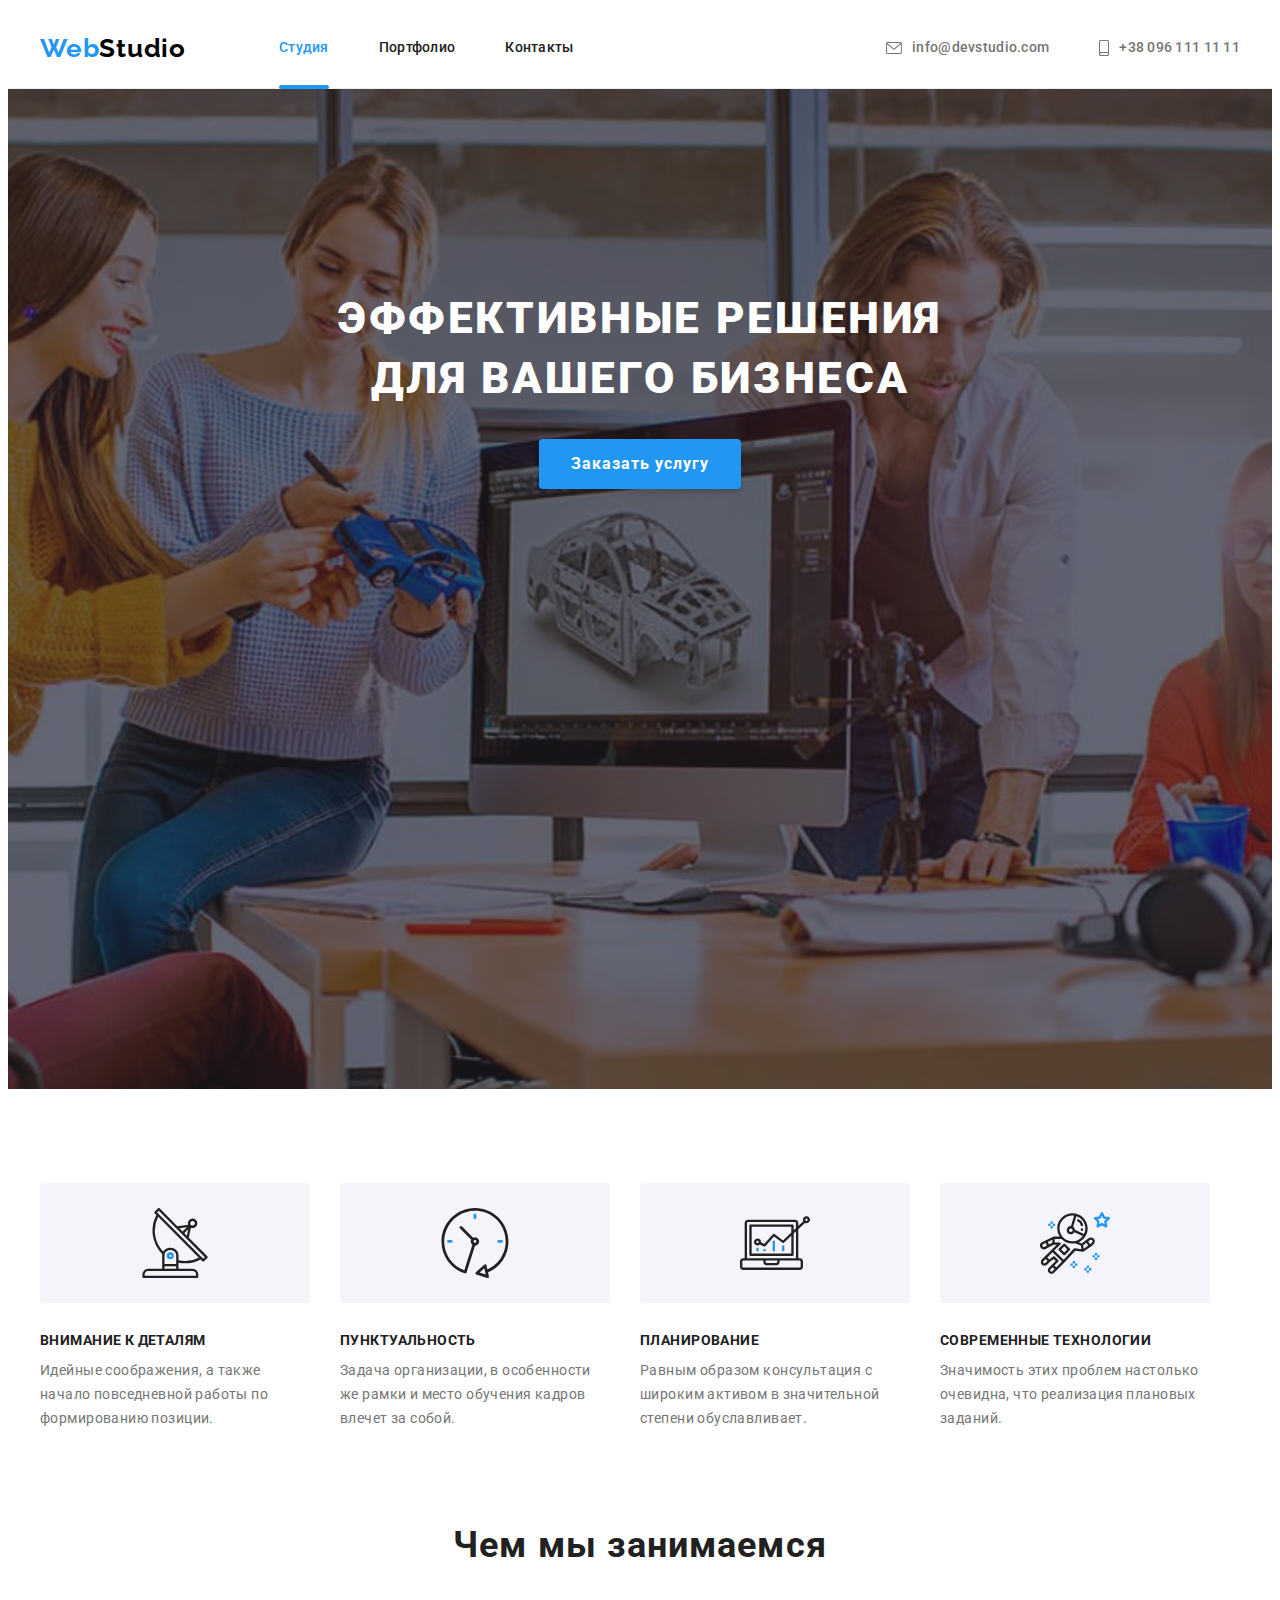
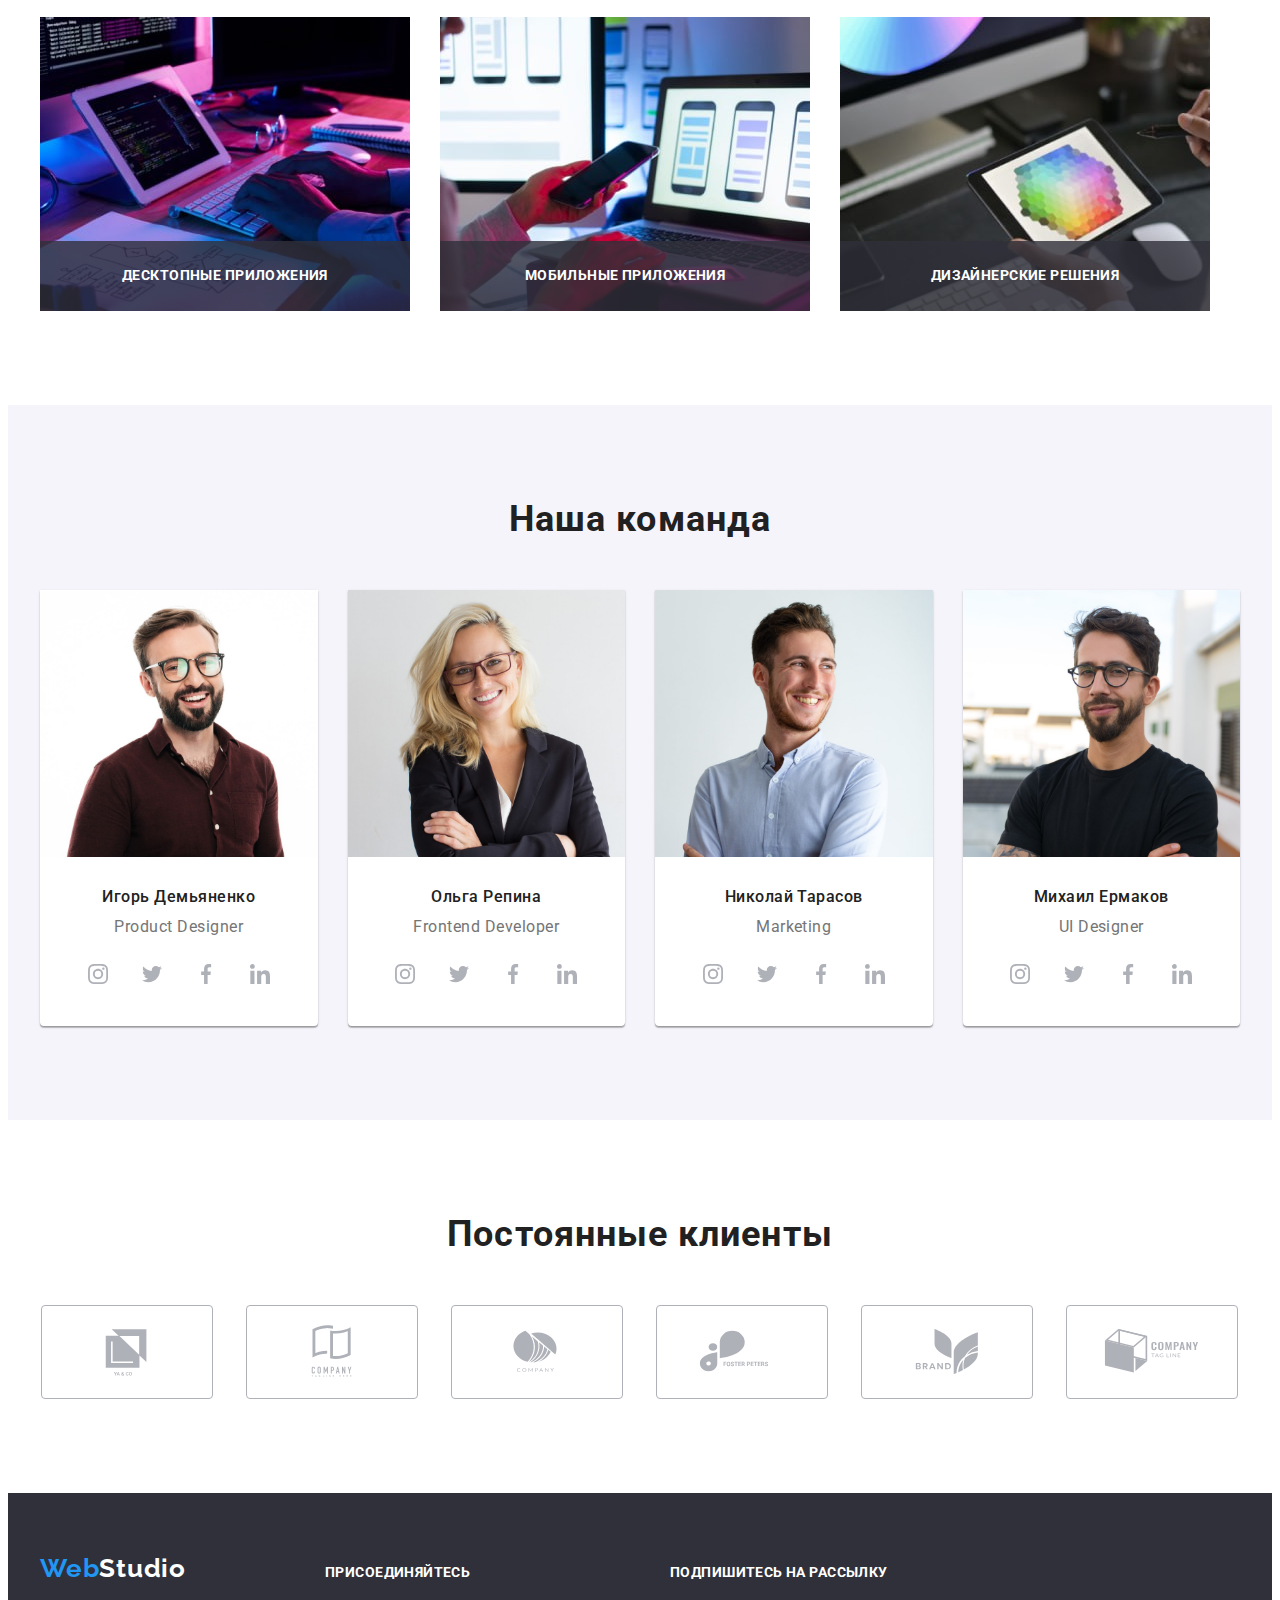
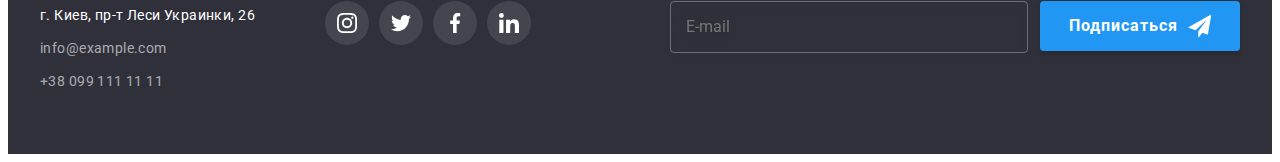
<file: index.html>
<!DOCTYPE html>
<html lang="ru">
  <head>
    <meta charset="UTF-8" />
    <meta http-equiv="X-UA-Compatible" content="IE=edge" />
    <meta name="viewport" content="width=device-width, initial-scale=1.0" />
    <title>Студия</title>
    <link rel="preconnect" href="https://fonts.googleapis.com" />
    <link rel="preconnect" href="https://fonts.gstatic.com" crossorigin />
    <link
      href="https://fonts.googleapis.com/css2?family=Raleway:wght@700&family=Roboto:wght@400;500;700;900&display=swap"
      rel="stylesheet"
    />
    <link
      rel="stylesheet"
      href="https://cdnjs.cloudflare.com/ajax/libs/modern-normalize/1.1.0/modern-normalize.min.css"
      integrity="sha512-wpPYUAdjBVSE4KJnH1VR1HeZfpl1ub8YT/NKx4PuQ5NmX2tKuGu6U/JRp5y+Y8XG2tV+wKQpNHVUX03MfMFn9Q=="
      crossorigin="anonymous"
      referrerpolicy="no-referrer"
    />
    <link rel="stylesheet" href="./css/main.min.css">
  </head>
  <body class="" data-menu-body>
    <!--Хедер-->
    <header class="header">
      <div class="container header-container">
        <nav class="navigation">
          <a class="logo-link link header-logo" href="./index.html" lang="en"
            >Web<span class="logo-studio">Studio</span>
          </a>
          <button class="header-menu__btn" type="button" aria-expanded="false" aria-controls="menu-container" data-menu-button>
            <svg class="header-menu__icon" width="40" height="40" aria-label="переключатель мобильного меню">
              <use class="header-menu__icon-menu" href="./images/sprite.svg#icon-menu-burger-icon"></use>
              <use class="header-menu__icon-cross" href="./images/sprite.svg#icon-close-menu-icon"></use>
            </svg>
          </button>
          <div class="menu-container" id="menu-container" data-menu>
            <ul class="modal-menu-list list">
              <li class="modal-menu-list__item">
                <a class="modal-menu-list__link link modal-menu__link--current" href="./index.html">Студия</a>
              </li>
              <li class="modal-menu-list__item">
                <a class="modal-menu-list__link link" href="./portfolio.html">Портфолио</a>
              </li>
              <li class="modal-menu-list__item">
                <a class="modal-menu-list__link link" href="#">Контакты</a>
              </li>
            </ul>

            <ul class="modal-menu-contacts list">
              <li class="modal-menu-contacts__item">
                <a class="modal-menu-contacts__link-tel link" href="tel:+380961111111">
                  +38 096 111 11 11</a
                >
              </li>
              <li class="modal-menu-contacts__item">
                <a class="modal-menu-contacts__link-mail link" href="mailto:info@devstudio.com">
                  info@devstudio.com</a
                >
              </li>
            </ul>

            <ul class="mobile-menu__socials list">
              <li class="mobile-menu__item">
                <a href="" class="mobile-menu__link link" target="_blank" rel="noopener noreferer" lang="en">Instagram </a>
              </li>
              <li class="mobile-menu__item">
                <a href="" class="mobile-menu__link link" target="_blank" rel="noopener noreferer" lang="en">Twitter</a>
              </li>
              <li class="mobile-menu__item">
                <a href="" class="mobile-menu__link link" target="_blank" rel="noopener noreferer" lang="en">Facebook</a>
              </li>
              <li class="mobile-menu__item">
                <a href="" class="mobile-menu__link link" target="_blank" rel="noopener noreferer" lang="en">LinkedIn</a>
              </li>
            </ul>
          
          </div>
          <ul class="navigation-list list">
            <li class="navigation-list__item">
              <a class="navigation-list__link link navigation-list__link--current" href="./index.html">Студия</a>
            </li>
            <li class="navigation-list__item">
              <a class="navigation-list__link link" href="./portfolio.html">Портфолио</a>
            </li>
            <li class="navigation-list__item">
              <a class="navigation-list__link link" href="#">Контакты</a>
            </li>
          </ul>
        </nav>
        <ul class="contacts list">
          <li class="contacts__item">
            <a class="contacts__link link" href="mailto:info@devstudio.com">
              <svg class="contacts__icon" width="16" height="12">
                <use href="./images/sprite.svg#icon-envelope"></use>
              </svg>
              info@devstudio.com</a
            >
          </li>
          <li class="contacts__item">
            <a class="contacts__link link" href="tel:+380961111111">
              <svg class="contacts__icon" width="10" height="16">
                <use href="./images/sprite.svg#icon-smartphone"></use>
              </svg>
              +38 096 111 11 11</a
            >
          </li>
        </ul>
      </div>
    </header>
    <main>
      <!--Секция Hero-->
      <section class="hero section">
        <div class="container">
          <h1 class="hero-title">Эффективные решения для вашего бизнеса</h1>
          <button class="hero-btn" type="button" data-modal-open>Заказать услугу</button>
          <div class="backdrop is-hidden" data-modal>
            <div class="modal-wrapper">
              <button class="modal-btn" data-modal-close>
                <svg width="18" height="18">
                  <use href="./images/sprite.svg#icon-close-icon-modal-form"></use>
                </svg>
              </button>
              <form class="modal-form">
                <strong class="modal-title">Оставьте свои данные, мы вам перезвоним</strong>
                <label class="form-modal-group" for="user-name">
                  <span class="form-modal-label">Имя</span>
                  <input
                    class="form-modal-input"
                    type="text"
                    name="user-name"
                    id="user-name"
                    minlength="3"
                    placeholder=""
                    required
                  />
                  <svg class="form-modal-icon" width="18" height="18">
                    <use href="./images/icons.svg#icon-person-black"></use>
                  </svg>
                </label>

                <label class="form-modal-group" for="user-telephone">
                  <span class="form-modal-label">Телефон</span>
                  <input
                    class="form-modal-input"
                    type="tel"
                    name="user-telephone"
                    id="user-telephone"
                    placeholder=""
                    required
                  />
                  <svg class="form-modal-icon" width="18" height="18">
                    <use href="./images/icons.svg#icon-phone-black"></use>
                  </svg>
                </label>

                <label class="form-modal-group" for="user-email">
                  <span class="form-modal-label">Почта</span>
                  <input
                    class="form-modal-input"
                    type="email"
                    name="user-email"
                    id="user-email"
                    placeholder=""
                    required
                  />
                  <svg class="form-modal-icon" width="18" height="18">
                    <use href="./images/icons.svg#icon-email-black"></use>
                  </svg>
                </label>
                <label class="form-modal-group" for="comments">
                  <span class="form-modal-label">Комментарий</span>
                  <textarea
                    class="form-modal-comments"
                    name="comments"
                    id="comments"
                    rows="10"
                    placeholder="Введите текст"
                  ></textarea>
                </label>

                <label class="form-policy-group">
                  <input class="checkbox visually-hidden" type="checkbox" tabindex="-1" id="checkbox-label" />
                  <span
                    class="custom-checkbox"
                    tabindex="0"
                    role="checkbox"
                    aria-checked="false"
                    aria-labelledby="checkbox-label"
                  >
                  <svg class="form-modal-icon-check" width="16" height="15">
                    <use href="./images/icons.svg#icon-Vector"></use>
                  </svg>
                </span>
                  <span class="form-policy-desc"
                    >Соглашаюсь с рассылкой и принимаю
                    <a class="form-police-link" href="">Условия договора</a></span
                  >
                </label>

                <button class="submit-btn" type="submit">Отправить</button>
              </form>
            </div>
          </div>
        </div>
      </section>
      <!--Особенности-->
      <section class="benefits section">
        <div class="container">
          <h2 class="section-title visually-hidden">Особенности</h2>
          <ul class="benefits-list list">
            <li class="benefits-list__item">
              <div class="container-icon">
                <svg class="benefits-list__icon" width="70" height="70">
                  <use href="./images/sprite.svg#icon-antena"></use>
                </svg>
              </div>
              <h3 class="benefits-list__title">Внимание к деталям</h3>
              <p class="benefits-list__text">
                Идейные соображения, а также начало повседневной работы по формированию позиции.
              </p>
            </li>
            <li class="benefits-list__item">
              <div class="container-icon">
                <svg class="benefits-list__icon" width="70" height="70">
                  <use href="./images/sprite.svg#icon-clock"></use>
                </svg>
              </div>
              <h3 class="benefits-list__title">Пунктуальность</h3>
              <p class="benefits-list__text">
                Задача организации, в особенности же рамки и место обучения кадров влечет за собой.
              </p>
            </li>
            <li class="benefits-list__item">
              <div class="container-icon">
                <svg class="benefits-list__icon" width="70" height="70">
                  <use href="./images/sprite.svg#icon-diagram"></use>
                </svg>
              </div>
              <h3 class="benefits-list__title">Планирование</h3>
              <p class="benefits-list__text">
                Равным образом консультация с широким активом в значительной степени обуславливает.
              </p>
            </li>
            <li class="benefits-list__item">
              <div class="container-icon">
                <svg class="benefits-list__icon" width="70" height="70">
                  <use href="./images/sprite.svg#icon-astronaut"></use>
                </svg>
              </div>
              <h3 class="benefits-list__title">Современные технологии</h3>
              <p class="benefits-list__text">
                Значимость этих проблем настолько очевидна, что реализация плановых заданий.
              </p>
            </li>
          </ul>
        </div>
      </section>
      <!--Чем мы занимаемся-->
      <section class="work section">
        <div class="container">
          <h2 class="section-title">Чем мы занимаемся</h2>
          <ul class="work-list list">
            <li class="work-list__item">
              <img
                class="work-list__img"
                srcset="./images/work/box-1_lg.jpg 1x,./images/work/box-1_lg@2x.jpg 2x"
                src="./images/work/box-1_lg.jpg"
                alt="Разроботка структуры сайта"
                width="370"
                height="294"
                loading="lazy"
              />
              <p class="work-list__text">Десктопные приложения</p>
            </li>
            <li class="work-list__item">
              <img
                class="work-list__img"
                srcset="./images/work/box-2_lg.jpg 1x,./images/work/box-2_lg@2x.jpg 2x"
                src="./images/work/box-2_lg.jpg"
                alt="Адаптивная разработка"
                width="370"
                height="294"
                loading="lazy"
              />
              <p class="work-list__text">Мобильные приложения</p>
            </li>
            <li class="work-list__item">
              <img
                class="work-list__img"
                srcset="./images/work/box-3_lg.jpg 1x,./images/work/box-3_lg@2x.jpg 2x"
                src="./images/work/box-3_lg.jpg"
                alt="Цветовой дизайн"
                width="370"
                height="294"
                loading="lazy"
              />
              <p class="work-list__text">Дизайнерские решения</p>
            </li>
          </ul>
        </div>
      </section>
      <!--Наша команда-->
      <section class="team section">
        <div class="container">
          <h2 class="section-title">Наша команда</h2>
          <ul class="team-list list">
            <li class="team-item">
              <picture>
                <!-- Набір зображень для десктопних екранів -->
              <source
                  media="(min-width: 1200px)"
                  srcset="
                  ./images/team/product-designer_lg.jpg    1x,
                  ./images/team/product-designer_lg@2x.jpg 2x
                  "
                  type="image/jpg"
                />
                <!-- Набір зображень для планшетних екранів -->
                <source
                  media="(min-width: 768px)"
                  srcset="
                  ./images/team/product-designer_md.jpg    1x,
                  ./images/team/product-designer_md@2x.jpg 2x
                  "
                  type="image/jpg"
                />
                <!-- Набір зображень для мобільних екранів -->
                <source
                  media="(max-width: 767px)"
                  srcset="
                  ./images/team/product-designer_sm.jpg    1x,
                  ./images/team/product-designer_sm@2x.jpg 2x
                  "
                  type="image/jpg"
                />
                <!-- Дефолтне зображення, яке відпрацює у будь-якому випадку -->
                <img
                class="members-img"
                src="./images/team/product-designer_sm.jpg"
                alt="Игорь Демьяненко"
                width="450"
                height="460"
                loading="lazy"
              />
              </picture>
            
              <div class="members-group">
                <h3 class="members-title">Игорь Демьяненко</h3>
                <p class="members-position" lang="en">Product Designer</p>
                <ul class="socials-list list">
                  <li class="socials-items">
                    <a
                      class="socials-link link"
                      href="#"
                      target="_blank"
                      rel="noopener noreferrer"
                      aria-label="иконка Instagram"
                    >
                      <svg class="socials-icons" width="20" height="20">
                        <use href="./images/sprite.svg#icon-instagram"></use></svg
                    ></a>
                  </li>
                  <li class="socials-items">
                    <a
                      class="socials-link link"
                      href="#"
                      target="_blank"
                      rel="noopener noreferrer"
                      aria-label="иконка Twitter"
                    >
                      <svg class="socials-icons" width="20" height="20">
                        <use href="./images/sprite.svg#icon-twitter"></use></svg
                    ></a>
                  </li>
                  <li class="socials-items">
                    <a
                      class="socials-link link"
                      href="#"
                      target="_blank"
                      rel="noopener noreferrer"
                      aria-label="иконка Facebook"
                    >
                      <svg class="socials-icons" width="20" height="20">
                        <use href="./images/sprite.svg#icon-facebook"></use></svg
                    ></a>
                  </li>
                  <li class="socials-items">
                    <a
                      class="socials-link link"
                      href="#"
                      target="_blank"
                      rel="noopener noreferrer"
                      aria-label="иконка Linkedin"
                    >
                      <svg class="socials-icons" width="20" height="20">
                        <use href="./images/sprite.svg#icon-linkedin"></use></svg
                    ></a>
                  </li>
                </ul>
              </div>
            </li>
            <li class="team-item">
              <picture>
                <!-- Набір зображень для десктопних екранів -->
                <source
                  media="(min-width: 1200px)"
                  srcset="
                  ./images/team/frontend-developer_lg.jpg    1x,
                  ./images/team/frontend-developer_lg@2x.jpg 2x
                  "
                  type="image/jpg"
                />
                <!-- Набір зображень для планшетних екранів -->
                <source
                  media="(min-width: 768px)"
                  srcset="
                  ./images/team/frontend-developer_md.jpg    1x,
                  ./images/team/frontend-developer_md@2x.jpg 2x
                  "
                  type="image/jpg"
                />
                <!-- Набір зображень для мобільних екранів -->
                <source
                  media="(max-width: 767px)"
                  srcset="
                    ./images/team/frontend-developer_sm.jpg    1x,
                    ./images/team/frontend-developer_sm@2x.jpg 2x
                  "
                  type="image/jpg"
                />
                <!-- Дефолтне зображення, яке відпрацює у будь-якому випадку -->
                <img
                class="members-img"
                src="./images/team/frontend-developer_sm.jpg"
                alt="Ольга Репина"
                width="450"
                height="460"
                loading="lazy"
              />
              </picture>
           
              <div class="members-group">
                <h3 class="members-title">Ольга Репина</h3>
                <p class="members-position" lang="en">Frontend Developer</p>
                <ul class="socials-list list">
                  <li class="socials-items">
                    <a
                      class="socials-link link"
                      href="#"
                      target="_blank"
                      rel="noopener noreferrer"
                      aria-label="иконка Instagram"
                    >
                      <svg class="socials-icons" width="20" height="20">
                        <use href="./images/sprite.svg#icon-instagram"></use></svg
                    ></a>
                  </li>
                  <li class="socials-items">
                    <a
                      class="socials-link link"
                      href="#"
                      target="_blank"
                      rel="noopener noreferrer"
                      aria-label="иконка Twitter"
                    >
                      <svg class="socials-icons" width="20" height="20">
                        <use href="./images/sprite.svg#icon-twitter"></use></svg
                    ></a>
                  </li>
                  <li class="socials-items">
                    <a
                      class="socials-link link"
                      href="#"
                      target="_blank"
                      rel="noopener noreferrer"
                      aria-label="иконка Facebook"
                    >
                      <svg class="socials-icons" width="20" height="20">
                        <use href="./images/sprite.svg#icon-facebook"></use></svg
                    ></a>
                  </li>
                  <li class="socials-items">
                    <a
                      class="socials-link link"
                      href="#"
                      target="_blank"
                      rel="noopener noreferrer"
                      aria-label="иконка Linkedin"
                    >
                      <svg class="socials-icons" width="20" height="20">
                        <use href="./images/sprite.svg#icon-linkedin"></use></svg
                    ></a>
                  </li>
                </ul>
              </div>
            </li>
            <li class="team-item">
              <picture>
                <!-- Набір зображень для десктопних екранів -->
                <source
                  media="(min-width: 1200px)"
                  srcset="
                  ./images/team/marketing_lg.jpg    1x,
                  ./images/team/marketing_lg@2x.jpg 2x
                  "
                  type="image/jpg"
                />
                <!-- Набір зображень для планшетних екранів -->
                <source
                  media="(min-width: 768px)"
                  srcset="
                  ./images/team/marketing_md.jpg    1x,
                  ./images/team/marketing_md@2x.jpg 2x
                  "
                  type="image/jpg"
                />
                <!-- Набір зображень для мобільних екранів -->
                <source
                  media="(max-width: 767px)"
                  srcset="
                    ./images/team/marketing_sm.jpg    1x,
                    ./images/team/marketing_sm@2x.jpg 2x
                  "
                  type="image/jpg"
                />
                <!-- Дефолтне зображення, яке відпрацює у будь-якому випадку -->
                <img
                class="members-img"
                src="./images/team/marketing_sm.jpg"
                alt="Николай Тарасов"
                width="450"
                height="460"
                loading="lazy"
              />
              </picture>
              <div class="members-group">
                <h3 class="members-title">Николай Тарасов</h3>
                <p class="members-position" lang="en">Marketing</p>
                <ul class="socials-list list">
                  <li class="socials-items">
                    <a
                      class="socials-link link"
                      href="#"
                      target="_blank"
                      rel="noopener noreferrer"
                      aria-label="иконка Instagram"
                    >
                      <svg class="socials-icons" width="20" height="20">
                        <use href="./images/sprite.svg#icon-instagram"></use></svg
                    ></a>
                  </li>
                  <li class="socials-items">
                    <a
                      class="socials-link link"
                      href="#"
                      target="_blank"
                      rel="noopener noreferrer"
                      aria-label="иконка Twitter"
                    >
                      <svg class="socials-icons" width="20" height="20">
                        <use href="./images/sprite.svg#icon-twitter"></use></svg
                    ></a>
                  </li>
                  <li class="socials-items">
                    <a
                      class="socials-link link"
                      href="#"
                      target="_blank"
                      rel="noopener noreferrer"
                      aria-label="иконка Facebook"
                    >
                      <svg class="socials-icons" width="20" height="20">
                        <use href="./images/sprite.svg#icon-facebook"></use></svg
                    ></a>
                  </li>
                  <li class="socials-items">
                    <a
                      class="socials-link link"
                      href="#"
                      target="_blank"
                      rel="noopener noreferrer"
                      aria-label="иконка Linkedin"
                    >
                      <svg class="socials-icons" width="20" height="20">
                        <use href="./images/sprite.svg#icon-linkedin"></use></svg
                    ></a>
                  </li>
                </ul>
              </div>
            </li>
            <li class="team-item">
              <picture>
                <!-- Набір зображень для десктопних екранів -->
                <source
                  media="(min-width: 1200px)"
                  srcset="
                  ./images/team/ui-designer_lg.jpg    1x,
                  ./images/team/ui-designer_lg@2x.jpg 2x
                  "
                  type="image/jpg"
                />
                <!-- Набір зображень для планшетних екранів -->
                <source
                  media="(min-width: 768px)"
                  srcset="
                  ./images/team/ui-designer_md.jpg    1x,
                  ./images/team/ui-designer_md@2x.jpg 2x
                  "
                  type="image/jpg"
                />
                <!-- Набір зображень для мобільних екранів -->
                <source
                  media="(max-width: 767px)"
                  srcset="
                  ./images/team/ui-designer_sm.jpg    1x,
                  ./images/team/ui-designer_sm@2x.jpg 2x
                  "
                  type="image/jpg"
                />
                <!-- Дефолтне зображення, яке відпрацює у будь-якому випадку -->
                <img
                class="members-img"
                src="./images/team/ui-designer_sm.jpg"
                alt="Михаил Ермаков"
                width="450"
                height="460"
                loading="lazy"
              />
              </picture>
              <div class="members-group">
                <h3 class="members-title">Михаил Ермаков</h3>
                <p class="members-position" lang="en">UI Designer</p>
                <ul class="socials-list list">
                  <li class="socials-items">
                    <a
                      class="socials-link link"
                      href="#"
                      target="_blank"
                      rel="noopener noreferrer"
                      aria-label="иконка Instagram"
                    >
                      <svg class="socials-icons" width="20" height="20">
                        <use href="./images/sprite.svg#icon-instagram"></use></svg
                    ></a>
                  </li>
                  <li class="socials-items">
                    <a
                      class="socials-link link"
                      href="#"
                      target="_blank"
                      rel="noopener noreferrer"
                      aria-label="иконка Twitter"
                    >
                      <svg class="socials-icons" width="20" height="20">
                        <use href="./images/sprite.svg#icon-twitter"></use></svg
                    ></a>
                  </li>
                  <li class="socials-items">
                    <a
                      class="socials-link link"
                      href="#"
                      target="_blank"
                      rel="noopener noreferrer"
                      aria-label="иконка Facebook"
                    >
                      <svg class="socials-icons" width="20" height="20">
                        <use href="./images/sprite.svg#icon-facebook"></use></svg
                    ></a>
                  </li>
                  <li class="socials-items">
                    <a
                      class="socials-link link"
                      href="#"
                      target="_blank"
                      rel="noopener noreferrer"
                      aria-label="иконка Linkedin"
                    >
                      <svg class="socials-icons" width="20" height="20">
                        <use href="./images/sprite.svg#icon-linkedin"></use></svg
                    ></a>
                  </li>
                </ul>
              </div>
            </li>
          </ul>
        </div>
      </section>
      <!--Постоянные клиенты-->
      <section class="clients section">
        <div class="container">
          <h2 class="section-title">Постоянные клиенты</h2>
          <ul class="clients-group list">
            <li class="clients-group__item">
              <a
                class="clients-group__link link"
                href="#"
                target="_blank"
                rel="noopener noreferrer"
                aria-label="иконка YA&GO"
              >
                <svg class="clients-group__icon" width="106" height="60">
                  <use href="./images/sprite.svg#icon-client-logo-1"></use>
                </svg>
              </a>
            </li>
            <li class="clients-group__item">
              <a
                class="clients-group__link link"
                href="#"
                target="_blank"
                rel="noopener noreferrer"
                aria-label="иконка Company tagline here"
              >
                <svg class="clients-group__icon" width="106" height="60">
                  <use href="./images/sprite.svg#icon-client-logo-2"></use>
                </svg>
              </a>
            </li>
            <li class="clients-group__item">
              <a
                class="clients-group__link link"
                href="#"
                target="_blank"
                rel="noopener noreferrer"
                aria-label="иконка Company"
              >
                <svg class="clients-group__icon" width="106" height="60">
                  <use href="./images/sprite.svg#icon-client-logo-3"></use>
                </svg>
              </a>
            </li>
            <li class="clients-group__item">
              <a
                class="clients-group__link link"
                href="#"
                target="_blank"
                rel="noopener noreferrer"
                aria-label="иконка Foster Peters"
                ><svg class="clients-group__icon" width="106" height="60">
                  <use href="./images/sprite.svg#icon-client-logo-4"></use></svg
              ></a>
            </li>
            <li class="clients-group__item">
              <a
                class="clients-group__link link"
                href="#"
                target="_blank"
                rel="noopener noreferrer"
                aria-label="иконка Brand"
              >
                <svg class="clients-group__icon" width="106" height="60">
                  <use href="./images/sprite.svg#icon-client-logo-5"></use>
                </svg>
              </a>
            </li>
            <li class="clients-group__item">
              <a
                class="clients-group__link link"
                href="#"
                target="_blank"
                rel="noopener noreferrer"
                aria-label="иконка Company Tag Line"
              >
                <svg class="clients-group__icon" width="106" height="60">
                  <use href="./images/sprite.svg#icon-client-logo-6"></use>
                </svg>
              </a>
            </li>
          </ul>
        </div>
      </section>
    </main>
    <!--Футер-->
    <footer class="footer">
      <div class="container join">
        <div class="container-address">
          <a class="logo-link link footer-logo" href="./index.html" lang="en"
            >Web<span class="footer-logo-studio">Studio</span>
          </a>
          <address class="footer-address">
            <ul class="footer-list list">
              <li class="footer-list__item">
                <a
                  class="footer-list__address link"
                  href="https://maps.app.goo.gl/owwXhyqhxYpqnWEB8"
                  target="_blank"
                  rel="noreferrer noopener"
                  >г. Киев, пр-т Леси Украинки, 26</a
                >
              </li>
              <li class="footer-list__item">
                <a class="footer-list__contact-item link" href="mailto:info@example.com"
                  >info@example.com</a
                >
              </li>
              <li class="footer-list__item">
                <a class="footer-list__contact-item link" href="tel:+380991111111">+38 099 111 11 11</a>
              </li>
            </ul>
          </address>
        </div>

        <div class="footer-join">
          <p class="join-title">Присоединяйтесь</p>
          <ul class="join-list list">
            <li class="join-list__item">
              <a
                class="join-list__link link"
                href=""
                target="_blank"
                rel="noopener noreferrer"
                aria-label="иконка Instagram"
                ><svg class="join-list__icon" width="20" height="20">
                  <use href="./images/sprite.svg#icon-instagram"></use></svg
              ></a>
            </li>
            <li class="join-list__item">
              <a
                class="join-list__link link"
                href=""
                target="_blank"
                rel="noopener noreferrer"
                aria-label="иконка Twitter"
                ><svg class="join-list__icon" width="20" height="20">
                  <use href="./images/sprite.svg#icon-twitter"></use></svg
              ></a>
            </li>
            <li class="join-list__item">
              <a
                class="join-list__link link"
                href=""
                target="_blank"
                rel="noopener noreferrer"
                aria-label="иконка Facebook"
                ><svg class="join-list__icon" width="20" height="20">
                  <use href="./images/sprite.svg#icon-facebook"></use></svg
              ></a>
            </li>
            <li class="join-list__item">
              <a
                class="join-list__link link"
                href=""
                target="_blank"
                rel="noopener noreferrer"
                aria-label="иконка Linkedin"
              >
                <svg class="join-list__icon" width="20" height="20">
                  <use href="./images/sprite.svg#icon-linkedin"></use></svg
              ></a>
            </li>
          </ul>
        </div>

        <!--Форма подписки-->
      <div class="footer-right-side">
          <p class="footer-form-title">Подпишитесь на рассылку</p>
          <form class="footer-form">
            <label for="email"></label>
            <input
              class="footer-form__input"
              type="email"
              name="email"
              id="email"
              placeholder="E-mail"
            />
            <button class="footer-form__btn" type="submit">
              Подписаться
              <svg class="footer-form__icon" width="24" height="24">
                <use href="./images/icons.svg#icon-icon-send"></use>
              </svg>
            </button>
          </form>
        </div>
      </div>
    </footer>
    <script src="./js/modal.js"></script>
    <script src="./js/modal-menu.js"></script>
  </body>
</html>
</file>
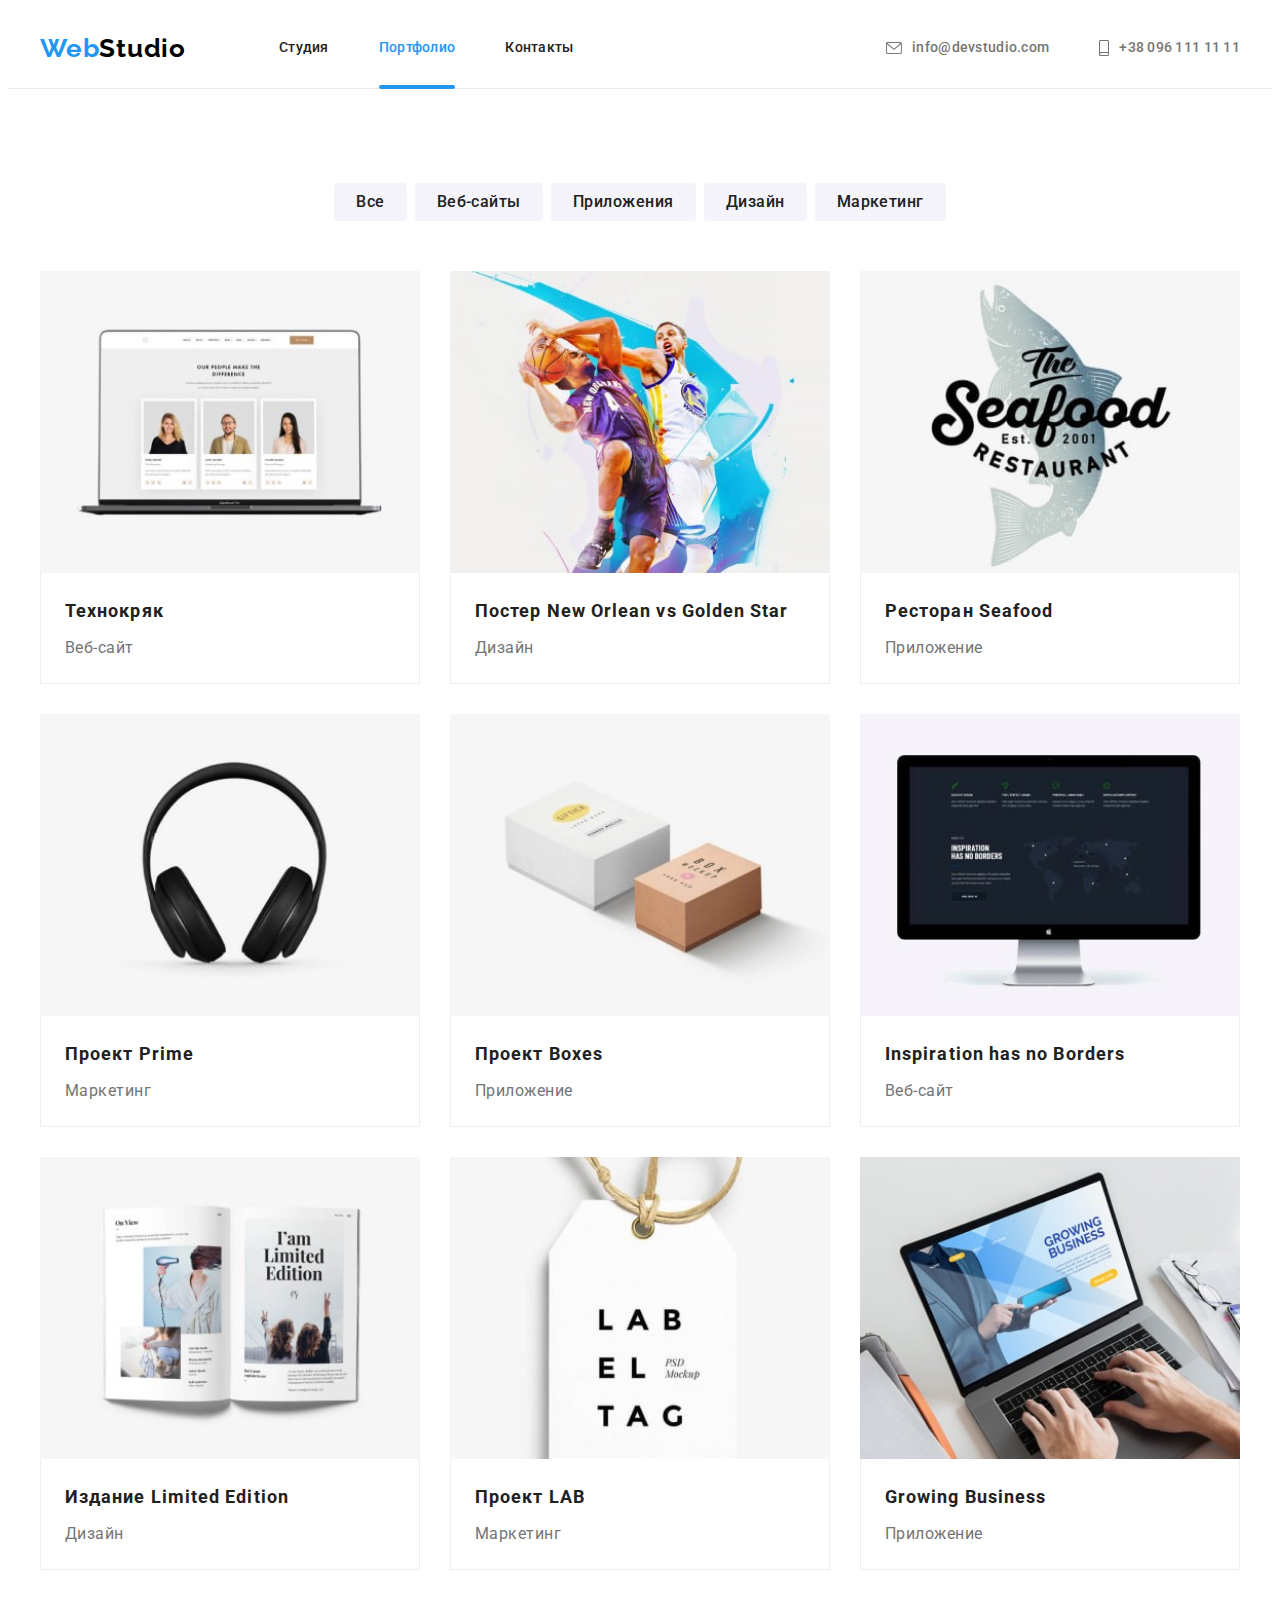
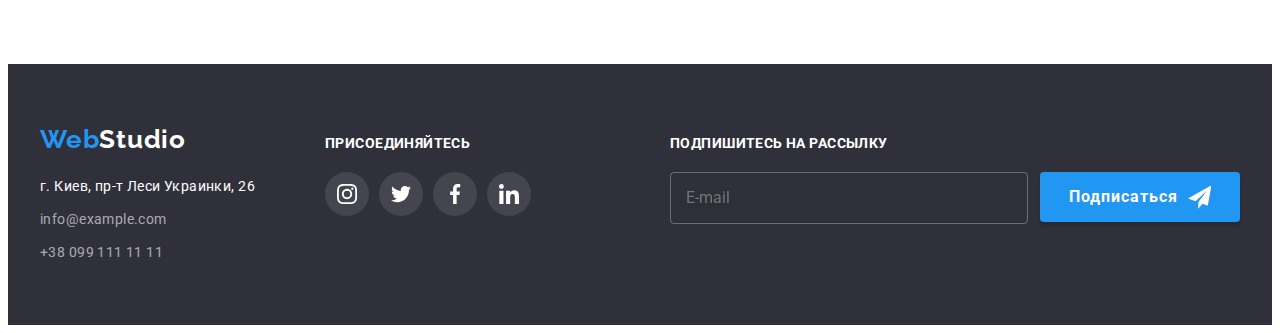
<file: portfolio.html>
<!DOCTYPE html>
<html lang="ru">
  <head>
    <meta charset="UTF-8" />
    <meta http-equiv="X-UA-Compatible" content="IE=edge" />
    <meta name="viewport" content="width=device-width, initial-scale=1.0" />
    <title>Портфолио</title>
    <link rel="preconnect" href="https://fonts.googleapis.com" />
    <link rel="preconnect" href="https://fonts.gstatic.com" crossorigin />
    <link
      href="https://fonts.googleapis.com/css2?family=Raleway:wght@700&family=Roboto:wght@400;500;700;900&display=swap"
      rel="stylesheet"
    />
    <link
      rel="stylesheet"
      href="https://cdnjs.cloudflare.com/ajax/libs/modern-normalize/1.1.0/modern-normalize.min.css"
      integrity="sha512-wpPYUAdjBVSE4KJnH1VR1HeZfpl1ub8YT/NKx4PuQ5NmX2tKuGu6U/JRp5y+Y8XG2tV+wKQpNHVUX03MfMFn9Q=="
      crossorigin="anonymous"
      referrerpolicy="no-referrer"
    />
    <link rel="stylesheet" href="./css/main.min.css">
  </head>
  <body>
    <!--Хедер-->
    <header class="header">
      <div class="container header-container">
        <nav class="navigation">
          <a class="logo-link link header-logo" href="./index.html" lang="en"
            >Web<span class="logo-studio">Studio</span>
          </a>
          <button class="header-menu__btn" type="button" aria-expanded="false" aria-controls="menu-container" data-menu-button>
            <svg class="header-menu__icon" width="40" height="40" aria-label="переключатель мобильного меню">
              <use class="header-menu__icon-menu" href="./images/sprite.svg#icon-menu-burger-icon"></use>
              <use class="header-menu__icon-cross" href="./images/sprite.svg#icon-close-menu-icon"></use>
            </svg>
          </button>
          <div class="menu-container" id="menu-container" data-menu>
            <ul class="modal-menu-list list">
              <li class="modal-menu-list__item">
                <a class="modal-menu-list__link link" href="./index.html">Студия</a>
              </li>
              <li class="modal-menu-list__item">
                <a class="modal-menu-list__link link modal-menu__link--current" href="./portfolio.html">Портфолио</a>
              </li>
              <li class="modal-menu-list__item">
                <a class="modal-menu-list__link link" href="#">Контакты</a>
              </li>
            </ul>

            <ul class="modal-menu-contacts list">
              <li class="modal-menu-contacts__item">
                <a class="modal-menu-contacts__link-tel link" href="tel:+380961111111">
                  +38 096 111 11 11</a
                >
              </li>
              <li class="modal-menu-contacts__item">
                <a class="modal-menu-contacts__link-mail link" href="mailto:info@devstudio.com">
                  info@devstudio.com</a
                >
              </li>
            </ul>

            <ul class="mobile-menu__socials list">
              <li class="mobile-menu__item">
                <a href="" class="mobile-menu__link link" target="_blank" rel="noopener noreferer" lang="en">Instagram </a>
              </li>
              <li class="mobile-menu__item">
                <a href="" class="mobile-menu__link link" target="_blank" rel="noopener noreferer" lang="en">Twitter</a>
              </li>
              <li class="mobile-menu__item">
                <a href="" class="mobile-menu__link link" target="_blank" rel="noopener noreferer" lang="en">Facebook</a>
              </li>
              <li class="mobile-menu__item">
                <a href="" class="mobile-menu__link link" target="_blank" rel="noopener noreferer" lang="en">LinkedIn</a>
              </li>
            </ul>
          </div>

          <ul class="navigation-list list">
            <li class="navigation-list__item">
              <a class="navigation-list__link link" href="./index.html">Студия</a>
            </li>
            <li class="navigation-list__item">
              <a class="navigation-list__link link navigation-list__link--current" href="./portfolio.html">Портфолио</a>
            </li>
            <li class="navigation-list__item">
              <a class="navigation-list__link link" href="#">Контакты</a>
            </li>
          </ul>
        </nav>
        <ul class="contacts list">
          <li class="contacts__item">
            <a class="contacts__link link" href="mailto:info@devstudio.com">
              <svg class="contacts__icon link" width="16" height="12">
                <use href="./images/sprite.svg#icon-envelope"></use>
              </svg>
              info@devstudio.com</a
            >
          </li>
          <li class="contacts__item">
            <a class="contacts__link link" href="tel:+380961111111">
              <svg class="contacts__icon link" width="10" height="16">
                <use href="./images/sprite.svg#icon-smartphone"></use>
              </svg>
              +38 096 111 11 11</a
            >
          </li>
        </ul>
      </div>
    </header>
    <main>
      <!--Главная секция Портфолио-->
      <section class="portfolio section">
        <div class="container">
          <h1 class="section-title visually-hidden">Портфолио</h1>
          <ul class="portfolio-list list">
            <li class="portfolio-list__item">
              <button class="portfolio-list__btn" type="button">Все</button>
            </li>
            <li class="portfolio-list__item">
              <button class="portfolio-list__btn" type="button">Веб-сайты</button>
            </li>
            <li class="portfolio-list__item">
              <button class="portfolio-list__btn" type="button">Приложения</button>
            </li>
            <li class="portfolio-list__item">
              <button class="portfolio-list__btn" type="button">Дизайн</button>
            </li>
            <li class="portfolio-list__item">
              <button class="portfolio-list__btn" type="button">Маркетинг</button>
            </li>
          </ul>

          <ul class="portfolio-cards list">
            <li class="portfolio-cards-item">
              <a class="portfolio-link" href="">
                <div class="img-container">
                  <picture>
                    <!-- Набір зображень для десктопних екранів -->
                  <source
                      media="(min-width: 1200px)"
                      srcset="
                      ./images/portfolio/technokrak_lg.jpg    1x,
                      ./images/portfolio/technokrak_lg@2x.jpg 2x
                      "
                      type="image/jpg"
                    />
                    <!-- Набір зображень для планшетних екранів -->
                    <source
                      media="(min-width: 768px)"
                      srcset="
                      ./images/portfolio/technokrak_md.jpg    1x,
                      ./images/portfolio/technokrak_md@2x.jpg 2x
                      "
                      type="image/jpg"
                    />
                    <!-- Набір зображень для мобільних екранів -->
                    <source
                      media="(max-width: 767px)"
                      srcset="
                      ./images/portfolio/technokrak_sm.jpg    1x,
                      ./images/portfolio/technokrak_sm@2x.jpg 2x
                      "
                      type="image/jpg"
                    />
                    <!-- Дефолтне зображення, яке відпрацює у будь-якому випадку -->
                    <img
                    class="cards-img"
                    src="./images/portfolio/technokrak_sm.jpg"
                    alt="Технокряк"
                    width="450"
                    height="294"
                    loading="lazy"
                  />
                  </picture>
                <p class="cards-overlay-text">Ресурс предлагает комплексные предложения с разным уровнем функционала и сервисов. Все это позволит посетителю получить исчерпывающие сведения о компании или частном лице.</p>
                </div>
                <div class="card-group">
                  <h2 class="cards-title">Технокряк</h2>
                  <p class="cards-text">Веб-сайт</p>
                </div>
              </a>
            </li>
            <li class="portfolio-cards-item">
              <a class="portfolio-link" href="#">
                <div class="img-container">
                  <picture>
                    <!-- Набір зображень для десктопних екранів -->
                  <source
                      media="(min-width: 1200px)"
                      srcset="
                      ./images/portfolio/poster_lg.jpg    1x,
                      ./images/portfolio/poster_lg@2x.jpg 2x
                      "
                      type="image/jpg"
                    />
                    <!-- Набір зображень для планшетних екранів -->
                    <source
                      media="(min-width: 768px)"
                      srcset="
                      ./images/portfolio/poster_md.jpg    1x,
                      ./images/portfolio/poster_md@2x.jpg 2x
                      "
                      type="image/jpg"
                    />
                    <!-- Набір зображень для мобільних екранів -->
                    <source
                      media="(max-width: 767px)"
                      srcset="
                      ./images/portfolio/poster_sm.jpg    1x,
                      ./images/portfolio/poster_sm@2x.jpg 2x
                      "
                      type="image/jpg"
                    />
                    <!-- Дефолтне зображення, яке відпрацює у будь-якому випадку -->
                    <img
                    class="cards-img"
                    class="cards-img"
                    src="./images/portfolio/poster_sm.jpg"
                    alt="Постер"
                    width="450"
                    height="294"
                    loading="lazy"
                  />
                  </picture>

                <p class="cards-overlay-text">Ресурс предлагает комплексные предложения с разным уровнем функционала и сервисов. Все это позволит посетителю получить исчерпывающие сведения о компании или частном лице.</p>
                </div>
                <div class="card-group">
                  <h2 class="cards-title">
                    Постер <span lang="en">New Orlean vs Golden Star</span>
                  </h2>
                  <p class="cards-text">Дизайн</p>
                </div>
              </a>
            </li>
            <li class="portfolio-cards-item">
              <a class="portfolio-link" href="#">
                <div class="img-container">
                  <picture>
                    <!-- Набір зображень для десктопних екранів -->
                  <source
                      media="(min-width: 1200px)"
                      srcset="
                      ./images/portfolio/restaurant-seafood_lg.jpg    1x,
                      ./images/portfolio/restaurant-seafood_lg@2x.jpg 2x
                      "
                      type="image/jpg"
                    />
                    <!-- Набір зображень для планшетних екранів -->
                    <source
                      media="(min-width: 768px)"
                      srcset="
                      ./images/portfolio/restaurant-seafood_md.jpg    1x,
                      ./images/portfolio/restaurant-seafood_md@2x.jpg 2x
                      "
                      type="image/jpg"
                    />
                    <!-- Набір зображень для мобільних екранів -->
                    <source
                      media="(max-width: 767px)"
                      srcset="
                      ./images/portfolio/restaurant-seafood_sm.jpg    1x,
                      ./images/portfolio/restaurant-seafood_sm@2x.jpg 2x
                      "
                      type="image/jpg"
                    />
                    <!-- Дефолтне зображення, яке відпрацює у будь-якому випадку -->
                    <img
                    class="cards-img"
                    src="./images/portfolio/restaurant-seafood_sm.jpg"
                    alt="Ресторан морепродуктов"
                    alt="Постер"
                    width="450"
                    height="294"
                    loading="lazy"
                  />
                  </picture>
                <p class="cards-overlay-text">Ресурс предлагает комплексные предложения с разным уровнем функционала и сервисов. Все это позволит посетителю получить исчерпывающие сведения о компании или частном лице.</p>
                </div>
                <div class="card-group">
                  <h2 class="cards-title">Ресторан <span>Seafood</span></h2>
                  <p class="cards-text">Приложение</p>
                </div>
              </a>
            </li>
            <li class="portfolio-cards-item">
              <a class="portfolio-link" href="#">
                <div class="img-container">
                  <picture>
                    <!-- Набір зображень для десктопних екранів -->
                  <source
                      media="(min-width: 1200px)"
                      srcset="
                      ./images/portfolio/project-prime_lg.jpg    1x,
                      ./images/portfolio/project-prime_lg@2x.jpg 2x
                      "
                      type="image/jpg"
                    />
                    <!-- Набір зображень для планшетних екранів -->
                    <source
                      media="(min-width: 768px)"
                      srcset="
                      ./images/portfolio/project-prime_md.jpg    1x,
                      ./images/portfolio/project-prime_md@2x.jpg 2x
                      "
                      type="image/jpg"
                    />
                    <!-- Набір зображень для мобільних екранів -->
                    <source
                      media="(max-width: 767px)"
                      srcset="
                      ./images/portfolio/project-prime_sm.jpg    1x,
                      ./images/portfolio/project-prime_sm@2x.jpg 2x
                      "
                      type="image/jpg"
                    />
                    <!-- Дефолтне зображення, яке відпрацює у будь-якому випадку -->
                    <img
                    class="cards-img"
                    src="./images/portfolio/project-prime_sm.jpg"
                    alt="Проект прайм"
                    width="450"
                    height="294"
                    loading="lazy"
                  />
                  </picture>
                <p class="cards-overlay-text">Ресурс предлагает комплексные предложения с разным уровнем функционала и сервисов. Все это позволит посетителю получить исчерпывающие сведения о компании или частном лице.</p>
                </div>
                <div class="card-group">
                  <h2 class="cards-title">Проект <span>Prime</span></h2>
                  <p class="cards-text">Маркетинг</p>
                </div>
              </a>
            </li>
            <li class="portfolio-cards-item">
              <a class="portfolio-link" href="#">
                <div class="img-container">
                  <picture>
                    <!-- Набір зображень для десктопних екранів -->
                  <source
                      media="(min-width: 1200px)"
                      srcset="
                      ./images/portfolio/project-boxes_lg.jpg    1x,
                      ./images/portfolio/project-boxes_lg@2x.jpg 2x
                      "
                      type="image/jpg"
                    />
                    <!-- Набір зображень для планшетних екранів -->
                    <source
                      media="(min-width: 768px)"
                      srcset="
                      ./images/portfolio/project-boxes_md.jpg    1x,
                      ./images/portfolio/project-boxes_md@2x.jpg 2x
                      "
                      type="image/jpg"
                    />
                    <!-- Набір зображень для мобільних екранів -->
                    <source
                      media="(max-width: 767px)"
                      srcset="
                      ./images/portfolio/project-boxes_sm.jpg    1x,
                      ./images/portfolio/project-boxes_sm@2x.jpg 2x
                      "
                      type="image/jpg"
                    />
                    <!-- Дефолтне зображення, яке відпрацює у будь-якому випадку -->
                    <img
                    class="cards-img"
                    src="./images/portfolio/project-boxes_sm.jpg"
                    alt="Проект коробка"
                    width="450"
                    height="294"
                    loading="lazy"
                  />
                  </picture>
                <p class="cards-overlay-text">Ресурс предлагает комплексные предложения с разным уровнем функционала и сервисов. Все это позволит посетителю получить исчерпывающие сведения о компании или частном лице.</p>
                </div>
                <div class="card-group">
                  <h2 class="cards-title">Проект <span lang="en">Boxes</span></h2>
                  <p class="cards-text">Приложение</p>
                </div>
              </a>
            </li>
            <li class="portfolio-cards-item">
              <a class="portfolio-link" href="#">
                <div class="img-container">
                  <picture>
                    <!-- Набір зображень для десктопних екранів -->
                  <source
                      media="(min-width: 1200px)"
                      srcset="
                      ./images/portfolio/inspiration_lg.jpg    1x,
                      ./images/portfolio/inspiration_lg@2x.jpg 2x
                      "
                      type="image/jpg"
                    />
                    <!-- Набір зображень для планшетних екранів -->
                    <source
                      media="(min-width: 768px)"
                      srcset="
                      ./images/portfolio/inspiration_md.jpg    1x,
                      ./images/portfolio/inspiration_md@2x.jpg 2x
                      "
                      type="image/jpg"
                    />
                    <!-- Набір зображень для мобільних екранів -->
                    <source
                      media="(max-width: 767px)"
                      srcset="
                      ./images/portfolio/inspiration_sm.jpg    1x,
                      ./images/portfolio/inspiration_sm@2x.jpg 2x
                      "
                      type="image/jpg"
                    />
                    <!-- Дефолтне зображення, яке відпрацює у будь-якому випадку -->
                    <img
                    class="cards-img"
                    src="./images/portfolio/inspiration_sm.jpg"
                    alt="Вдохновение не имеет границ "
                    width="450"
                    height="294"
                    loading="lazy"
                  />
                  </picture>
                <p class="cards-overlay-text">Ресурс предлагает комплексные предложения с разным уровнем функционала и сервисов. Все это позволит посетителю получить исчерпывающие сведения о компании или частном лице.</p>
                </div>
                <div class="card-group">
                  <h2 class="cards-title"><span lang="en">Inspiration has no Borders</span></h2>
                  <p class="cards-text">Веб-сайт</p>
                </div>
              </a>
            </li>
            <li class="portfolio-cards-item">
              <a class="portfolio-link" href="#">
                <div class="img-container">
                  <picture>
                    <!-- Набір зображень для десктопних екранів -->
                  <source
                      media="(min-width: 1200px)"
                      srcset="
                      ./images/portfolio/limited-edition_lg.jpg    1x,
                      ./images/portfolio/limited-edition_lg@2x.jpg 2x
                      "
                      type="image/jpg"
                    />
                    <!-- Набір зображень для планшетних екранів -->
                    <source
                      media="(min-width: 768px)"
                      srcset="
                      ./images/portfolio/limited-edition_md.jpg    1x,
                      ./images/portfolio/limited-edition_md@2x.jpg 2x
                      "
                      type="image/jpg"
                    />
                    <!-- Набір зображень для мобільних екранів -->
                    <source
                      media="(max-width: 767px)"
                      srcset="
                      ./images/portfolio/limited-edition_sm.jpg    1x,
                      ./images/portfolio/limited-edition_sm@2x.jpg 2x
                      "
                      type="image/jpg"
                    />
                    <!-- Дефолтне зображення, яке відпрацює у будь-якому випадку -->
                    <img
                    class="cards-img"
                    src="./images/portfolio/limited-edition_sm.jpg"
                    alt="Журнал даного издательства"
                    width="450"
                    height="294"
                    loading="lazy"
                  />
                  </picture>
                <p class="cards-overlay-text">Ресурс предлагает комплексные предложения с разным уровнем функционала и сервисов. Все это позволит посетителю получить исчерпывающие сведения о компании или частном лице.</p>
                </div>
                <div class="card-group">
                  <h2 class="cards-title">Издание <span lang="en">Limited Edition</span></h2>
                  <p class="cards-text">Дизайн</p>
                </div>
              </a>
            </li>
            <li class="portfolio-cards-item">
              <a class="portfolio-link" href="#">
                <div class="img-container">
                  <picture>
                    <!-- Набір зображень для десктопних екранів -->
                  <source
                      media="(min-width: 1200px)"
                      srcset="
                      ./images/portfolio/project-lab_lg.jpg    1x,
                      ./images/portfolio/project-lab_lg@2x.jpg 2x
                      "
                      type="image/jpg"
                    />
                    <!-- Набір зображень для планшетних екранів -->
                    <source
                      media="(min-width: 768px)"
                      srcset="
                      ./images/portfolio/project-lab_md.jpg    1x,
                      ./images/portfolio/project-lab_md@2x.jpg 2x
                      "
                      type="image/jpg"
                    />
                    <!-- Набір зображень для мобільних екранів -->
                    <source
                      media="(max-width: 767px)"
                      srcset="
                      ./images/portfolio/project-lab_sm.jpg    1x,
                      ./images/portfolio/project-lab_sm@2x.jpg 2x
                      "
                      type="image/jpg"
                    />
                    <!-- Дефолтне зображення, яке відпрацює у будь-якому випадку -->
                    <img
                    class="cards-img"
                    src="./images/portfolio/project-lab_sm.jpg"
                    alt="Проект лаб"
                    width="450"
                    height="294"
                    loading="lazy"
                  />
                  </picture>
                <p class="cards-overlay-text">Ресурс предлагает комплексные предложения с разным уровнем функционала и сервисов. Все это позволит посетителю получить исчерпывающие сведения о компании или частном лице.</p>
                </div>
                <div class="card-group">
                  <h2 class="cards-title">Проект <span lang="en">LAB</span></h2>
                  <p class="cards-text">Маркетинг</p>
                </div>
              </a>
            </li>
            <li class="portfolio-cards-item">
              <a class="portfolio-link" href="#">
                <div class="img-container">
                  <picture>
                    <!-- Набір зображень для десктопних екранів -->
                  <source
                      media="(min-width: 1200px)"
                      srcset="
                      ./images/portfolio/growing-business_lg.jpg    1x,
                      ./images/portfolio/growing-business_lg@2x.jpg 2x
                      "
                      type="image/jpg"
                    />
                    <!-- Набір зображень для планшетних екранів -->
                    <source
                      media="(min-width: 768px)"
                      srcset="
                      ./images/portfolio/growing-business_md.jpg    1x,
                      ./images/portfolio/growing-business_md@2x.jpg 2x
                      "
                      type="image/jpg"
                    />
                    <!-- Набір зображень для мобільних екранів -->
                    <source
                      media="(max-width: 767px)"
                      srcset="
                      ./images/portfolio/growing-business_sm.jpg    1x,
                      ./images/portfolio/growing-business_sm@2x.jpg 2x
                      "
                      type="image/jpg"
                    />
                    <!-- Дефолтне зображення, яке відпрацює у будь-якому випадку -->
                    <img
                    class="cards-img"
                    src="./images/portfolio/growing-business_sm.jpg"
                    alt="Растущий бизнес"
                    width="450"
                    height="294"
                    loading="lazy"
                  />
                  </picture>
                <p class="cards-overlay-text">Ресурс предлагает комплексные предложения с разным уровнем функционала и сервисов. Все это позволит посетителю получить исчерпывающие сведения о компании или частном лице.</p>
                </div>
                <div class="card-group">
                  <h2 class="cards-title" lang="en">Growing Business</h2>
                  <p class="cards-text">Приложение</p>
                </div>
              </a>
            </li>
          </ul>
        </div>
      </section>
    </main>
    <!--Футер-->
    <footer class="footer">
      <div class="container join">
        <div class="container-address">
          <a class="logo-link link footer-logo" href="./index.html" lang="en"
            >Web<span class="footer-logo-studio">Studio</span>
          </a>
          <address class="footer-address">
            <ul class="footer-list list">
              <li class="footer-list__item">
                <a
                  class="footer-list__address link"
                  href="https://maps.app.goo.gl/owwXhyqhxYpqnWEB8"
                  target="_blank"
                  rel="noreferrer noopener"
                  >г. Киев, пр-т Леси Украинки, 26</a
                >
              </li>
              <li class="footer-list__item">
                <a class="footer-list__contact-item link" href="mailto:info@example.com"
                  >info@example.com</a
                >
              </li>
              <li class="footer-list__item">
                <a class="footer-list__contact-item link" href="tel:+380991111111">+38 099 111 11 11</a>
              </li>
            </ul>
          </address>
        </div>

        <div class="footer-join">
          <p class="join-title">Присоединяйтесь</p>
          <ul class="join-list list">
            <li class="join-list__item">
              <a
                class="join-list__link link"
                href=""
                target="_blank"
                rel="noopener noreferrer"
                aria-label="иконка Instagram"
                ><svg class="join-list__icon" width="20" height="20">
                  <use href="./images/sprite.svg#icon-instagram"></use></svg
              ></a>
            </li>
            <li class="join-list__item">
              <a
                class="join-list__link link"
                href=""
                target="_blank"
                rel="noopener noreferrer"
                aria-label="иконка Twitter"
                ><svg class="join-list__icon" width="20" height="20">
                  <use href="./images/sprite.svg#icon-twitter"></use></svg
              ></a>
            </li>
            <li class="join-list__item">
              <a
                class="join-list__link link"
                href=""
                target="_blank"
                rel="noopener noreferrer"
                aria-label="иконка Facebook"
                ><svg class="join-list__icon" width="20" height="20">
                  <use href="./images/sprite.svg#icon-facebook"></use></svg
              ></a>
            </li>
            <li class="join-list__item">
              <a
                class="join-list__link link"
                href=""
                target="_blank"
                rel="noopener noreferrer"
                aria-label="иконка Linkedin"
              >
                <svg class="join-list__icon" width="20" height="20">
                  <use href="./images/sprite.svg#icon-linkedin"></use></svg
              ></a>
            </li>
          </ul>
        </div>
        
          <!--Форма подписки-->
          <div class="footer-right-side">
            <p class="footer-form-title">Подпишитесь на рассылку</p>
            <form class="footer-form">
              <label for="email"></label>
              <input class="footer-form__input" type="email" name="email" id="email" placeholder="E-mail">
              <button  class="footer-form__btn" type="submit">Подписаться
                <svg class="footer-form__icon" width="24" height="24">
                <use href="./images/sprite.svg#icon-icon-send"></use>
                </svg>
              </button>
              </form>
            </div>
      </div>
    </footer>
    <script src="./js/modal-menu.js"></script>
  </body>
</html>
</file>
<file: css/main.min.css>
:root{--main-font: 'Roboto', sans-serif;--secondary-font: 'Raleway', sans-serif;--main-txt-cl: #757575;--secondary-txt-cl: #212121;--accent-cl: #2196f3;--secondary-txt-white: #ffffff;--secondary-txt-black: #000000;--main-bg-cl: #ffffff;--secondary-bg-cl: #f5f4fa;--dark-bg-cl: #2f303a;--bgd-button: #2196f3;--secondary-bgd-button: #188ce8;--border-header: #ececec;--border-cards-portfolio: #eeeeee;--icon-header-cl: #757575;--icon-main-color: #afb1b8;--icon-accent-cl: #2196f3;--icon-footer-color: #ffffff;--icon-modal:#212121;--animation: 250ms cubic-bezier(0.4, 0, 0.2, 1)}.visually-hidden{position:absolute;white-space:nowrap;width:1px;height:1px;overflow:hidden;border:0;padding:0;clip:rect(0 0 0 0);-webkit-clip-path:inset(50%);clip-path:inset(50%);margin:-1px}body{font-family:var(--main-font);font-size:14px;letter-spacing:0.03em;color:var(--main-txt-cl);background-color:var(--main-bg-cl)}.section{padding-top:60px;padding-bottom:60px}@media screen and (min-width: 768px){.section{padding-top:60px;padding-bottom:60px}}@media screen and (min-width: 1200px){.section{padding-top:94px;padding-bottom:94px}}h1,h2,h3,h4,h5,h6,p,ul{margin:0;padding:0}img{display:block;max-width:100%;height:auto}.link{text-decoration:none;color:currentColor}.list{list-style:none}.container{padding-right:15px;padding-left:15px;margin-right:auto;margin-left:auto}@media screen and (min-width: 480px){.container{width:480px}}@media screen and (min-width: 768px){.container{width:768px}}@media screen and (min-width: 1200px){.container{width:1200px}}.backdrop{position:fixed;top:0;left:0;width:100%;height:100%;background-color:rgba(0,0,0,0.2);z-index:100;-webkit-transition:opacity 700ms ease, visibility 400ms ease-in-out;transition:opacity 700ms ease, visibility 400ms ease-in-out;overflow-y:scroll}.backdrop.is-hidden{opacity:0;visibility:hidden;pointer-events:none}.modal-wrapper{position:absolute;top:50%;left:50%;-webkit-transform:translate(-50%, -50%);transform:translate(-50%, -50%);width:300px;height:609px;padding:40px;background-color:var(--main-bg-cl);-webkit-box-shadow:0px 1px 3px rgba(0,0,0,0.12),0px 1px 1px rgba(0,0,0,0.14),0px 2px 1px rgba(0,0,0,0.2);box-shadow:0px 1px 3px rgba(0,0,0,0.12),0px 1px 1px rgba(0,0,0,0.14),0px 2px 1px rgba(0,0,0,0.2);border-radius:4px;-webkit-transition:opacity 250ms ease-in-out 250ms, -webkit-transform 250ms ease-in-out 250ms;transition:opacity 250ms ease-in-out 250ms, -webkit-transform 250ms ease-in-out 250ms;transition:transform 250ms ease-in-out 250ms, opacity 250ms ease-in-out 250ms;transition:transform 250ms ease-in-out 250ms, opacity 250ms ease-in-out 250ms, -webkit-transform 250ms ease-in-out 250ms}@media screen and (min-width: 479.98px){.modal-wrapper{width:450px}}@media screen and (min-width: 1199.98px){.modal-wrapper{width:528px;height:581px}}.backdrop.is-hidden .modal-wrapper{-webkit-transform:scale(0.5);transform:scale(0.5);opacity:0}.backdrop.modal-wrapper{-webkit-transform:scale(1);transform:scale(1);opacity:1}.modal-btn{position:absolute;top:8px;right:8px;display:-webkit-box;display:-ms-flexbox;display:flex;-webkit-box-align:center;-ms-flex-align:center;align-items:center;-webkit-box-pack:center;-ms-flex-pack:center;justify-content:center;padding:0;width:30px;height:30px;border:1px solid rgba(0,0,0,0.1);border-radius:50%;background-color:transparent;-webkit-transition:border var(--animation),fill var(--animation);transition:border var(--animation),fill var(--animation);cursor:pointer}.modal-btn:hover,.modal-btn:focus{fill:var(--icon-accent-cl);border:1px solid var(--icon-accent-cl)}.modal-title{display:block;font-family:var(--main-font);font-weight:700;font-size:20px;line-height:1.15;text-align:center;color:var(--secondary-txt-cl);margin-bottom:12px}.form-modal-group,.form-policy-group{display:block;margin-bottom:10px}.form-modal-group{position:relative}.form-modal-label{position:relative;display:block;text-align:left;margin-bottom:4px;font-family:var(--main-font);font-size:12px;line-height:1.17;letter-spacing:0.01em;color:var(--main-txt-cl)}.form-modal-input{width:100%;padding:12px 12px 12px 42px;border:1px solid rgba(33,33,33,0.2);border-radius:4px;outline:transparent;cursor:pointer;-webkit-transition:border var(--animation);transition:border var(--animation)}.form-modal-input:focus{border:1px solid var(--accent-cl)}.form-modal-icon{position:absolute;bottom:11px;left:12px;fill:var(--icon-modal);-webkit-transition:fill var(--animation);transition:fill var(--animation)}.form-modal-input:focus ~ .form-modal-icon{fill:var(--accent-cl)}.form-modal-group:focus-within .form-modal-input,.form-modal-group:hover .form-modal-input{border:1px solid var(--accent-cl)}.form-modal-group:focus-within .form-modal-icon,.form-modal-group:hover .form-modal-icon{fill:var(--accent-cl)}.form-modal-comments{display:block;width:218px;height:120px;padding:12px 16px;resize:none;border:1px solid rgba(33,33,33,0.2);border-radius:4px;outline:0;cursor:pointer;-webkit-transition:border var(--animation);transition:border var(--animation);margin-bottom:20px}@media screen and (min-width: 479.98px){.form-modal-comments{width:370px}}@media screen and (min-width: 1199.98px){.form-modal-comments{width:448px}}.form-modal-comments:focus{border:1px solid var(--accent-cl)}.form-modal-group:focus-within .form-modal-comments,.form-modal-group:hover .form-modal-comments{border:1px solid var(--accent-cl)}.form-policy-group{position:relative;display:-webkit-box;display:-ms-flexbox;display:flex;-webkit-box-align:center;-ms-flex-align:center;align-items:center;-webkit-box-pack:center;-ms-flex-pack:center;justify-content:center;color:var(--secondary-txt-black)}.checkbox{position:absolute;width:1px;height:1px;margin:-1px;border:0;padding:0;white-space:nowrap;-webkit-clip-path:inset(100%);clip-path:inset(100%);clip:rect(0 0 0 0);overflow:hidden}.custom-checkbox{width:16px;height:15px;margin-right:7px;display:-webkit-box;display:-ms-flexbox;display:flex;-webkit-box-align:center;-ms-flex-align:center;align-items:center;-webkit-box-pack:center;-ms-flex-pack:center;justify-content:center;border-radius:2px;outline:2px solid var(--icon-modal);outline-offset:-2px;cursor:pointer;-webkit-transition:background-color var(--animation),outline var(--animation);transition:background-color var(--animation),outline var(--animation)}.custom-checkbox:hover,.custom-checkbox:focus{outline:2px solid var(--icon-accent-cl)}.checkbox:checked+.custom-checkbox{background-color:var(--icon-accent-cl);outline:none}.form-modal-icon-check{fill:var(--icon-footer-color);opacity:0;-webkit-transition:opacity var(--animation);transition:opacity var(--animation)}.checkbox:checked+.custom-checkbox .form-modal-icon-check{opacity:1}.form-policy-desc{font-family:var(--main-font);font-size:12px;line-height:1.16;color:var(--main-txt-cl)}@media screen and (min-width: 1199.98px){.form-policy-desc{font-size:14px;line-height:1.71}}.form-police-link{color:var(--accent-cl);-webkit-text-decoration-line:underline;text-decoration-line:underline}.submit-btn{display:block;margin:0 auto;padding:10px 55px;margin-top:30px;background-color:var(--bgd-button);-webkit-box-shadow:0px 4px 4px rgba(0,0,0,0.15);box-shadow:0px 4px 4px rgba(0,0,0,0.15);border-radius:4px;border:none;font-family:var(--main-font);font-weight:700;font-size:16px;line-height:1.88;letter-spacing:0.06em;color:var(--main-bg-cl);cursor:pointer;-webkit-transition:background-color var(--animation);transition:background-color var(--animation)}.submit-btn:hover,.submit-btn:focus{background-color:var(--secondary-bgd-button)}.footer-right-side{width:100%}@media screen and (max-width: 1199.98px){.footer-right-side{text-align:center}}@media screen and (min-width: 1200px){.footer-right-side{width:570px;margin-left:auto}}.footer-form-title{display:block;margin-bottom:20px;font-family:var(--main-font);font-weight:700;line-height:1.14;text-transform:uppercase;color:var(--secondary-txt-white)}.footer-form{display:-webkit-box;display:-ms-flexbox;display:flex}@media screen and (max-width: 1199.98px){.footer-form{-webkit-box-orient:vertical;-webkit-box-direction:normal;-ms-flex-direction:column;flex-direction:column;-webkit-box-align:center;-ms-flex-align:center;align-items:center}}.footer-right-side{margin-left:auto}.footer-form__input{padding:15px;background-color:transparent;border:1px solid rgba(255,255,255,0.3);-webkit-filter:drop-shadow(0px 4px 4px rgba(0,0,0,0.15));filter:drop-shadow(0px 4px 4px rgba(0,0,0,0.15));border-radius:4px;font-family:var(--main-font);font-size:16px;line-height:1.25;-webkit-box-align:center;-ms-flex-align:center;align-items:center;color:rgba(255,255,255,0.6);-webkit-transition:border var(--animation);transition:border var(--animation);cursor:pointer;width:290px}@media screen and (min-width: 480px) and (max-width: 1199.98px){.footer-form__input{width:450px}}@media screen and (max-width: 1199.98px){.footer-form__input{margin-bottom:20px}}@media screen and (min-width: 1199.98px){.footer-form__input{width:358px;margin-right:12px}}.footer-form__input:hover,.footer-form__input:focus{border-color:var(--accent-cl)}.footer-form__btn{display:-webkit-box;display:-ms-flexbox;display:flex;-webkit-box-align:center;-ms-flex-align:center;align-items:center;text-align:center;background-color:var(--bgd-button);-webkit-box-shadow:0px 4px 4px rgba(0,0,0,0.15);box-shadow:0px 4px 4px rgba(0,0,0,0.15);border-radius:4px;border:none;gap:10px;width:200px;height:50px;padding:10px 29px;font-family:var(--main-font);font-weight:700;font-size:16px;line-height:1.88;letter-spacing:0.06em;color:var(--main-bg-cl);-webkit-transition:background-color var(--animation);transition:background-color var(--animation);cursor:pointer}.footer-form__btn:hover,.footer-form__btn:focus{background-color:var(--secondary-bgd-button)}.footer-form__icon{fill:var(--icon-footer-color)}.header{border-bottom:1px solid var(--border-header)}.header-container{position:relative}@media screen and (min-width: 767.98px){.header-container{display:-webkit-box;display:-ms-flexbox;display:flex}}@media screen and (min-width: 767.98px){.navigation{display:-webkit-box;display:-ms-flexbox;display:flex;-webkit-box-align:center;-ms-flex-align:center;align-items:center}}@media screen and (max-width: 767.98px){.header-logo{display:block;padding-top:16px;padding-bottom:16px}}@media screen and (min-width: 767.98px) and (max-width: 1199.98px){.header-logo{margin-right:88px}}@media screen and (min-width: 1200px){.header-logo{margin-right:93px}}.link{font-weight:500;font-size:14px;line-height:1.14;letter-spacing:0.02em;color:var(--secondary-txt-cl);-webkit-transition:color var(--animation);transition:color var(--animation)}.link:hover,.link:focus{color:var(--accent-cl)}.logo-link{font-family:var(--secondary-font);font-weight:700;font-size:26px;line-height:1.19;letter-spacing:0.03em;color:var(--accent-cl)}.logo-studio{color:var(--secondary-txt-black)}@media screen and (max-width: 767.98px){.navigation-list{display:none}}@media screen and (min-width: 767.98px){.navigation-list{display:-webkit-box;display:-ms-flexbox;display:flex}}@media screen and (min-width: 767.98px){.navigation-list__item{margin-right:50px}.navigation-list__item:last-child{margin-right:0}}@media screen and (min-width: 767.98px){.navigation-list__link{position:relative;display:block;padding-top:32px;padding-bottom:32px}}@media screen and (min-width: 767.98px){.navigation-list__link.navigation-list__link--current::after{position:absolute;bottom:0;left:0;content:'';display:block;width:100%;height:4px;background-color:var(--bgd-button);border-radius:2px;margin-bottom:-5px}}@media screen and (min-width: 1200px){.navigation-list__link.navigation-list__link--current::after{margin-bottom:-1px}}@media screen and (max-width: 767.98px){.contacts{display:none}}@media screen and (min-width: 767.98px) and (max-width: 1199.98px){.contacts{display:-webkit-box;display:-ms-flexbox;display:flex;margin-left:auto;-webkit-box-orient:vertical;-webkit-box-direction:normal;-ms-flex-direction:column;flex-direction:column;padding-top:21px;padding-bottom:21px}}@media screen and (min-width: 1200px){.contacts{display:-webkit-box;display:-ms-flexbox;display:flex;-webkit-box-align:center;-ms-flex-align:center;align-items:center;margin-left:auto}}@media screen and (min-width: 767.98px) and (max-width: 1199.98px){.contacts__item{margin-bottom:10px}.contacts__item:last-child{margin-bottom:0}}@media screen and (min-width: 1200px){.contacts__item{margin-right:50px}.contacts__item:last-child{margin-right:0}}.contacts__link{color:var(--main-txt-cl);-webkit-transition:color var(--animation);transition:color var(--animation)}@media screen and (min-width: 767.98px) and (max-width: 1199.98px){.contacts__link{font-size:12px;line-height:1.16}}@media screen and (min-width: 1200px){.contacts__link{display:-webkit-box;display:-ms-flexbox;display:flex;-webkit-box-align:center;-ms-flex-align:center;align-items:center;padding-top:32px;padding-bottom:32px}}.contacts__link:hover .contacts__icon,.contacts__link:focus .contacts__icon{fill:var(--icon-accent-cl)}.navigation-list__link--current{color:var(--accent-cl)}.contacts__icon{fill:var(--icon-header-cl);-webkit-transition:fill var(--animation);transition:fill var(--animation)}@media screen and (min-width: 767.98px) and (max-width: 1199.98px){.contacts__icon{margin-right:8px}}@media screen and (min-width: 1200px){.contacts__icon{margin-right:10px}}.header-menu__btn{position:absolute;top:10px;right:15px;display:-webkit-box;display:-ms-flexbox;display:flex;-webkit-box-pack:center;-ms-flex-pack:center;justify-content:center;-webkit-box-align:center;-ms-flex-align:center;align-items:center;padding:0;width:40px;height:40px;background-color:var(--main-bg-cl);cursor:pointer;border:none;background-color:transparent;z-index:50}@media screen and (min-width: 767.98px){.header-menu__btn{display:none}}@media screen and (min-width: 1200px){.header-menu__btn{display:none}}.header-menu__icon-cross{display:none}.header-menu__btn.is-open .header-menu__icon-cross{display:block}.header-menu__btn.is-open .header-menu__icon-menu{display:none}.header-menu__btn:hover .header-menu__icon-menu,.header-menu__btn:focus .header-menu__icon-menu{fill:var(--accent-cl)}.header-menu__btn:hover.is-open .header-menu__icon-cross,.header-menu__btn:focus.is-open .header-menu__icon-cross{fill:var(--icon-modal)}.menu-container{display:none;position:fixed;top:100%;left:0;width:100%;height:100%;background-color:var(--main-bg-cl);padding:48px 40px;z-index:10}.menu-container.is-open{display:-webkit-box;display:-ms-flexbox;display:flex;top:0;overflow:scroll;-webkit-box-orient:vertical;-webkit-box-direction:normal;-ms-flex-direction:column;flex-direction:column}.modal-menu-list__item{margin-bottom:32px}.modal-menu-list__item:last-child{margin-bottom:0}.modal-menu-list__link{font-family:var(--main-font);font-weight:500;font-size:40px;line-height:1.17;letter-spacing:0.02em}.modal-menu__link--current{color:var(--accent-cl)}.modal-menu-contacts{margin-top:auto}.modal-menu-contacts__item{margin-bottom:32px}.modal-menu-contacts__item:last-child{margin-bottom:0}.modal-menu-contacts__link-tel{font-family:var(--main-font);font-weight:500;font-size:34px;line-height:1.18;letter-spacing:0.02em;color:var(--accent-cl)}.modal-menu-contacts__link-mail{font-family:var(--main-font);font-weight:500;font-size:24px;line-height:1.16;letter-spacing:0.02em;color:var(--main-txt-cl)}.mobile-menu__socials{display:-webkit-box;display:-ms-flexbox;display:flex;-ms-flex-wrap:wrap;flex-wrap:wrap;margin-top:64px}.mobile-menu__item{padding-left:10px;padding-right:10px;border-right:1px solid rgba(33,33,33,0.2)}.mobile-menu__item:first-child{padding-left:0}.mobile-menu__item:last-child{border-right:none}.mobile-menu__link{font-family:var(--main-font);font-weight:500;font-size:18px;line-height:1.22;letter-spacing:0.02em;color:var(--accent-cl)}body.mobile-menu-open{overflow:hidden}.hero{padding-top:118px;padding-bottom:118px;text-align:center;background-color:var(--dark-bg-cl);max-width:320px;height:400px;margin-left:auto;margin-right:auto;background-repeat:no-repeat;background-position:center;background-size:cover;background-image:-webkit-gradient(linear, left top, right top, from(rgba(47,48,58,0.4)), to(rgba(47,48,58,0.4))),url(../images/hero/bg-hero_sm.jpg);background-image:linear-gradient(to right, rgba(47,48,58,0.4), rgba(47,48,58,0.4)),url(../images/hero/bg-hero_sm.jpg)}@media (min-device-pixel-ratio: 2), (-webkit-min-device-pixel-ratio: 2), (min-resolution: 192dpi), (min-resolution: 2dppx){.hero{background-image:-webkit-gradient(linear, left top, right top, from(rgba(47,48,58,0.4)), to(rgba(47,48,58,0.4))),url(../images/hero/bg-hero_sm@2x.jpg);background-image:linear-gradient(to right, rgba(47,48,58,0.4), rgba(47,48,58,0.4)),url(../images/hero/bg-hero_sm@2x.jpg)}}@media screen and (min-width: 480px){.hero{max-width:480px}}@media screen and (min-width: 768px){.hero{max-width:768px;background-image:-webkit-gradient(linear, left top, right top, from(rgba(47,48,58,0.4)), to(rgba(47,48,58,0.4))),url(../images/hero/bg-hero_md.jpg);background-image:linear-gradient(to right, rgba(47,48,58,0.4), rgba(47,48,58,0.4)),url(../images/hero/bg-hero_md.jpg)}}@media (min-device-pixel-ratio: 2), (-webkit-min-device-pixel-ratio: 2), (min-resolution: 192dpi), (min-resolution: 2dppx){.hero{background-image:-webkit-gradient(linear, left top, right top, from(rgba(47,48,58,0.4)), to(rgba(47,48,58,0.4))),url(../images/hero/bg-hero_md@2x.jpg);background-image:linear-gradient(to right, rgba(47,48,58,0.4), rgba(47,48,58,0.4)),url(../images/hero/bg-hero_md@2x.jpg)}}@media screen and (min-width: 1200px){.hero{padding-top:200px;padding-bottom:200px;max-width:1600px;height:600px;background-image:-webkit-gradient(linear, left top, right top, from(rgba(47,48,58,0.4)), to(rgba(47,48,58,0.4))),url(../images/hero/bg-hero_lg.jpg);background-image:linear-gradient(to right, rgba(47,48,58,0.4), rgba(47,48,58,0.4)),url(../images/hero/bg-hero_lg.jpg)}}@media (min-device-pixel-ratio: 2), (-webkit-min-device-pixel-ratio: 2), (min-resolution: 192dpi), (min-resolution: 2dppx){.hero{background-image:-webkit-gradient(linear, left top, right top, from(rgba(47,48,58,0.4)), to(rgba(47,48,58,0.4))),url(../images/hero/bg-hero_lg@2x.jpg);background-image:linear-gradient(to right, rgba(47,48,58,0.4), rgba(47,48,58,0.4)),url(../images/hero/bg-hero_lg@2x.jpg)}}.hero-title{max-width:360px;margin-right:auto;margin-bottom:30px;margin-left:auto;font-weight:900;font-size:26px;line-height:1.62;text-align:center;letter-spacing:0.06em;text-transform:uppercase;color:var(--secondary-txt-white)}@media screen and (min-width: 1199.98px){.hero-title{max-width:696px;font-size:44px;line-height:1.36}}.hero-btn{padding:10px 32px;border:0;-webkit-box-shadow:0px 4px 4px rgba(0,0,0,0.15);box-shadow:0px 4px 4px rgba(0,0,0,0.15);border-radius:4px;font-family:inherit;font-weight:700;font-size:16px;line-height:1.88;-webkit-box-align:center;-ms-flex-align:center;align-items:center;text-align:center;letter-spacing:0.06em;color:var(--secondary-txt-white);background-color:var(--bgd-button);cursor:pointer;-webkit-transition:background-color var(--animation);transition:background-color var(--animation)}.hero-btn:hover,.hero-btn:focus{background-color:var(--secondary-bgd-button)}@media screen and (min-width: 1200px){.benefits{padding-bottom:0}}@media screen and (min-width: 768px){.benefits-list{display:-webkit-box;display:-ms-flexbox;display:flex;-ms-flex-wrap:wrap;flex-wrap:wrap}}@media screen and (min-width: 1200px){.benefits-list{display:-webkit-box;display:-ms-flexbox;display:flex}}.benefits-list__item{margin-bottom:30px}@media screen and (min-width: 768px) and (max-width: 1199.98px){.benefits-list__item{width:354px}}@media screen and (min-width: 768px) and (max-width: 1199.98px){.benefits-list__item:nth-child(odd){margin-right:30px}.benefits-list__item:nth-last-child(-n+2){margin-bottom:0}}@media screen and (min-width: 1200px){.benefits-list__item{display:inline;width:270px;margin-right:30px;margin-bottom:0}.benefits-list__item:last-child{margin-right:0}}.container-icon{height:120px;display:-webkit-box;display:-ms-flexbox;display:flex;-webkit-box-pack:center;-ms-flex-pack:center;justify-content:center;-webkit-box-align:center;-ms-flex-align:center;align-items:center;background-color:var(--secondary-bg-cl);border-radius:4px;margin-bottom:30px}.benefits-list__title{margin-bottom:10px;font-weight:700;font-size:14px;line-height:1.14;letter-spacing:0.03em;text-transform:uppercase;color:var(--secondary-txt-cl);display:-webkit-box;display:-ms-flexbox;display:flex;-webkit-box-pack:center;-ms-flex-pack:center;justify-content:center}@media screen and (min-width: 768px){.benefits-list__title{display:block;margin-bottom:10px}}@media screen and (min-width: 1200px){.benefits-list__title{display:block}}.benefits-list__text{font-size:14px;line-height:1.71;letter-spacing:0.03em;color:currentColor}@media screen and (max-width: 1199.98px){.work{display:none;padding:0}}.section-title{margin-bottom:50px;font-weight:700;font-size:36px;line-height:1.16;text-align:center;letter-spacing:0.03em;color:var(--secondary-txt-cl)}.work-list{display:-webkit-box;display:-ms-flexbox;display:flex;height:294px}.work-list__item{position:relative;margin-right:30px}.work-list__item:last-child{margin-right:0}.work-list__text{position:absolute;bottom:0;right:0;width:100%;height:70px;background-color:rgba(47,48,58,0.8);display:-webkit-box;display:-ms-flexbox;display:flex;-webkit-box-align:center;-ms-flex-align:center;align-items:center;-webkit-box-pack:center;-ms-flex-pack:center;justify-content:center;font-family:var(--main-font);font-weight:700;line-height:1.14;text-align:center;text-transform:uppercase;color:var(--secondary-txt-white)}.team{background-color:var(--secondary-bg-cl)}@media screen and (min-width: 768px){.team-list{display:-webkit-box;display:-ms-flexbox;display:flex;-ms-flex-wrap:wrap;flex-wrap:wrap}}.team-item{background-color:var(--main-bg-cl);-webkit-box-shadow:0px 1px 3px rgba(0,0,0,0.12),0px 1px 1px rgba(0,0,0,0.14),0px 2px 1px rgba(0,0,0,0.2);box-shadow:0px 1px 3px rgba(0,0,0,0.12),0px 1px 1px rgba(0,0,0,0.14),0px 2px 1px rgba(0,0,0,0.2);border-radius:0px 0px 4px 4px}@media screen and (max-width: 767.98px){.team-item{-ms-flex-preferred-size:100%;flex-basis:100%;margin-bottom:30px}.team-item:last-child{margin-bottom:0}}@media screen and (min-width: 768px) and (max-width: 1199.98px){.team-item{-ms-flex-preferred-size:calc((100% - 30px) / 2);flex-basis:calc((100% - 30px) / 2)}.team-item:nth-child(2n+1){margin-right:30px}.team-item:not(:nth-last-child(-n+2)){margin-bottom:30px}}@media screen and (min-width: 1200px){.team-item{-ms-flex-preferred-size:calc((100% - 90px) / 4);flex-basis:calc((100% - 90px) / 4);margin-right:30px}.team-item:last-child{margin-right:0}}.members-group{padding-top:30px;padding-bottom:30px}.members-title{margin-bottom:10px;font-weight:500;font-size:16px;line-height:1.19;text-align:center;letter-spacing:0.03em;color:var(--secondary-txt-cl)}.members-position{margin-bottom:16px;font-size:16px;line-height:1.19;text-align:center;letter-spacing:0.03em;color:currentColor}.socials-list{display:-webkit-box;display:-ms-flexbox;display:flex;-webkit-box-pack:center;-ms-flex-pack:center;justify-content:center;-webkit-box-align:center;-ms-flex-align:center;align-items:center}.socials-items:not(:last-child){margin-right:10px}.socials-link{display:-webkit-box;display:-ms-flexbox;display:flex;-webkit-box-align:center;-ms-flex-align:center;align-items:center;-webkit-box-pack:center;-ms-flex-pack:center;justify-content:center;width:44px;height:44px;background-color:#ffffff;border-radius:50%;-webkit-transition:background-color var(--animation);transition:background-color var(--animation)}.socials-link:hover,.socials-link:focus{background-color:var(--icon-accent-cl)}.socials-icons{fill:var(--icon-main-color);-webkit-transition:fill var(--animation);transition:fill var(--animation)}.socials-link:hover .socials-icons,.socials-link:focus .socials-icons{fill:var(--icon-footer-color)}.clients-group{display:-webkit-box;display:-ms-flexbox;display:flex;-ms-flex-wrap:wrap;flex-wrap:wrap;margin:-15px}.clients-group__item{display:-webkit-box;display:-ms-flexbox;display:flex;-webkit-box-pack:center;-ms-flex-pack:center;justify-content:center;-webkit-box-align:center;-ms-flex-align:center;align-items:center;-ms-flex-preferred-size:100%;flex-basis:100%;margin:15px}@media screen and (min-width: 480px) and (max-width: 768px){.clients-group__item{-ms-flex-preferred-size:calc((100% - 60px) / 2);flex-basis:calc((100% - 60px) / 2)}}@media screen and (min-width: 768px){.clients-group__item{-ms-flex-preferred-size:calc((100% - 90px) / 3);flex-basis:calc((100% - 90px) / 3)}}@media screen and (min-width: 1200px){.clients-group__item{-ms-flex-preferred-size:calc((100% - 180px) / 6);flex-basis:calc((100% - 180px) / 6)}}.clients-group__link{display:-webkit-box;display:-ms-flexbox;display:flex;-webkit-box-align:center;-ms-flex-align:center;align-items:center;-webkit-box-pack:center;-ms-flex-pack:center;justify-content:center;border:1px solid var(--icon-main-color);border-radius:4px;width:210px;height:92px;-webkit-transition:border var(--animation);transition:border var(--animation)}@media screen and (min-width: 768px){.clients-group__link{width:226px}}@media screen and (min-width: 1200px){.clients-group__link{width:170px}}.clients-group__link:hover,.clients-group__link:focus{border:1px solid var(--icon-accent-cl)}.clients-group__link:hover .clients-group__icon,.clients-group__link:focus .clients-group__icon{fill:var(--icon-accent-cl)}.clients-group__icon{fill:var(--icon-main-color);-webkit-transition:fill var(--animation);transition:fill var(--animation)}.footer{padding-top:60px;padding-bottom:60px;background-color:var(--dark-bg-cl)}@media screen and (min-width: 767.98px) and (max-width: 1199.98px){.join{display:-webkit-box;display:-ms-flexbox;display:flex;-ms-flex-wrap:wrap;flex-wrap:wrap;-webkit-box-align:baseline;-ms-flex-align:baseline;align-items:baseline;-ms-flex-pack:distribute;justify-content:space-around}}@media screen and (min-width: 1200px){.join{display:-webkit-box;display:-ms-flexbox;display:flex;-ms-flex-wrap:nowrap;flex-wrap:nowrap;-webkit-box-pack:start;-ms-flex-pack:start;justify-content:flex-start;-webkit-box-align:baseline;-ms-flex-align:baseline;align-items:baseline}}.container-address{text-align:center}@media screen and (min-width: 1199.98px){.container-address{margin-right:70px;text-align:start}}.footer-logo{display:block;margin-bottom:20px}.footer-logo-studio{color:var(--secondary-txt-white)}.footer-address{font-style:normal}@media screen and (max-width: 1199.98px){.footer-list{margin-bottom:60px}}.footer-list__address{font-weight:400;font-size:14px;line-height:1.71;letter-spacing:0.03em;color:var(--secondary-txt-white);-webkit-transition:color var(--animation);transition:color var(--animation)}.footer-list__address:hover,.footer-list__address:focus{color:var(--accent-cl)}.footer-list__item{margin-bottom:9px}.footer-list__item:last-child{margin-bottom:0}.footer-list__contact-item{font-weight:400;font-size:14px;line-height:1.71;letter-spacing:0.03em;color:rgba(255,255,255,0.6);-webkit-transition:color var(--animation);transition:color var(--animation)}.footer-list__contact-item:hover,.footer-list__contact-item:focus{color:var(--accent-cl)}@media screen and (max-width: 1199.98px){.footer-join{margin-bottom:60px;-webkit-box-pack:center;-ms-flex-pack:center;justify-content:center;text-align:center}}.join-title{margin-bottom:20px;font-weight:700;line-height:1.14;letter-spacing:0.03em;text-transform:uppercase;color:var(--secondary-txt-white)}.join-list{display:-webkit-box;display:-ms-flexbox;display:flex;-webkit-box-align:center;-ms-flex-align:center;align-items:center;-webkit-box-pack:center;-ms-flex-pack:center;justify-content:center}@media screen and (min-width: 1200px){.join-list{-webkit-box-pack:start;-ms-flex-pack:start;justify-content:start}}.join-list__item:not(:last-child){margin-right:10px}.join-list__link{display:-webkit-box;display:-ms-flexbox;display:flex;-webkit-box-align:center;-ms-flex-align:center;align-items:center;-webkit-box-pack:center;-ms-flex-pack:center;justify-content:center;width:44px;height:44px;background-color:rgba(255,255,255,0.1);border-radius:50%;-webkit-transition:background-color var(--animation);transition:background-color var(--animation)}.join-list__link:hover,.join-list__link:focus{background-color:var(--icon-accent-cl)}.join-list__icon{fill:var(--icon-footer-color)}.portfolio-list{display:-webkit-box;display:-ms-flexbox;display:flex;-ms-flex-wrap:wrap;flex-wrap:wrap;-webkit-box-pack:start;-ms-flex-pack:start;justify-content:start;margin-bottom:40px}@media screen and (min-width: 767.98px){.portfolio-list{-webkit-box-pack:center;-ms-flex-pack:center;justify-content:center;margin-bottom:30px}}@media screen and (min-width: 1199.98px){.portfolio-list{margin-bottom:50px}}.portfolio-list__item{margin-right:8px}.portfolio-list__item:last-child{margin-right:0}@media screen and (max-width: 767.98px){.portfolio-list__item:not(:nth-last-child(-n+2)){margin-bottom:15px}}.portfolio-list__btn{padding-top:6px;padding-right:22px;padding-bottom:6px;padding-left:22px;font-family:inherit;font-weight:500;font-size:16px;line-height:1.62;text-align:center;letter-spacing:0.03em;color:var(--secondary-txt-cl);background-color:var(--secondary-bg-cl);border:none;border-radius:4px;cursor:pointer;-webkit-transition:background-color var(--animation),color var(--animation),-webkit-box-shadow var(--animation);transition:background-color var(--animation),color var(--animation),-webkit-box-shadow var(--animation);transition:background-color var(--animation),color var(--animation),box-shadow var(--animation);transition:background-color var(--animation),color var(--animation),box-shadow var(--animation),-webkit-box-shadow var(--animation)}.portfolio-list__btn:hover,.portfolio-list__btn:focus{color:var(--secondary-txt-white);background-color:var(--bgd-button);-webkit-box-shadow:0px 3px 1px rgba(0,0,0,0.1),0px 1px 2px rgba(0,0,0,0.08),0px 2px 2px rgba(0,0,0,0.12);box-shadow:0px 3px 1px rgba(0,0,0,0.1),0px 1px 2px rgba(0,0,0,0.08),0px 2px 2px rgba(0,0,0,0.12)}@media screen and (min-width: 767.98px){.portfolio-cards{display:-webkit-box;display:-ms-flexbox;display:flex;-ms-flex-wrap:wrap;flex-wrap:wrap}}.portfolio-cards-item{display:block;margin-bottom:30px;background-color:var(--main-bg-cl)}@media screen and (max-width: 767.98px){.portfolio-cards-item{-ms-flex-preferred-size:100%;flex-basis:100%;margin-bottom:30px}.portfolio-cards-item:last-child{margin-bottom:0}}@media screen and (min-width: 767.98px){.portfolio-cards-item:nth-child(odd){margin-right:30px}}@media screen and (min-width: 767.98px) and (max-width: 1199.98px){.portfolio-cards-item{-ms-flex-preferred-size:calc((100% - 30px) / 2);flex-basis:calc((100% - 30px) / 2)}.portfolio-cards-item:nth-last-child(-n+1){margin-bottom:0}}@media screen and (min-width: 1199.98px){.portfolio-cards-item{-ms-flex-preferred-size:calc((100% - 60px) / 3);flex-basis:calc((100% - 60px) / 3);margin-right:30px}}@media screen and (min-width: 1200px){.portfolio-cards-item:nth-child(3n){margin-right:0}}@media screen and (min-width: 1200px){.portfolio-cards-item:nth-last-child(-n+3){margin-bottom:0}}.portfolio-link{display:-webkit-box;display:-ms-flexbox;display:flex;-ms-flex-wrap:wrap;flex-wrap:wrap;-webkit-box-orient:vertical;-webkit-box-direction:normal;-ms-flex-direction:column;flex-direction:column;height:100%;text-decoration:none;color:currentColor;-webkit-transition:-webkit-box-shadow var(--animation);transition:-webkit-box-shadow var(--animation);transition:box-shadow var(--animation);transition:box-shadow var(--animation), -webkit-box-shadow var(--animation)}.portfolio-link:hover,.portfolio-link:focus{-webkit-box-shadow:0px 1px 1px rgba(0,0,0,0.12),0px 4px 4px rgba(0,0,0,0.06),1px 4px 6px rgba(0,0,0,0.16);box-shadow:0px 1px 1px rgba(0,0,0,0.12),0px 4px 4px rgba(0,0,0,0.06),1px 4px 6px rgba(0,0,0,0.16)}.img-container{position:relative;overflow:hidden}.cards-overlay-text{position:absolute;top:0;left:0;width:100%;height:100%;background-color:rgba(33,150,243,0.9);padding:63px 24px;font-family:var(--main-font);font-size:18px;line-height:1.56;letter-spacing:0.03em;color:var(--secondary-txt-white);-webkit-transform:translateY(101%);transform:translateY(101%);-webkit-transition:-webkit-transform var(--animation);transition:-webkit-transform var(--animation);transition:transform var(--animation);transition:transform var(--animation), -webkit-transform var(--animation)}.portfolio-link:hover .cards-overlay-text,.portfolio-link:focus .cards-overlay-text{-webkit-transform:translateY(0);transform:translateY(0)}.card-group{-webkit-box-flex:1;-ms-flex-positive:1;flex-grow:1;padding-top:20px;padding-right:24px;padding-bottom:20px;padding-left:24px;border:1px solid var(--border-cards-portfolio);border-top:none}.cards-title{margin-bottom:4px;font-weight:700;font-size:18px;line-height:2;letter-spacing:0.06em;color:var(--secondary-txt-cl)}.cards-text{font-size:16px;line-height:1.88;letter-spacing:0.03em;color:currentColor}
/*# sourceMappingURL=main.min.css.map */
</file>
